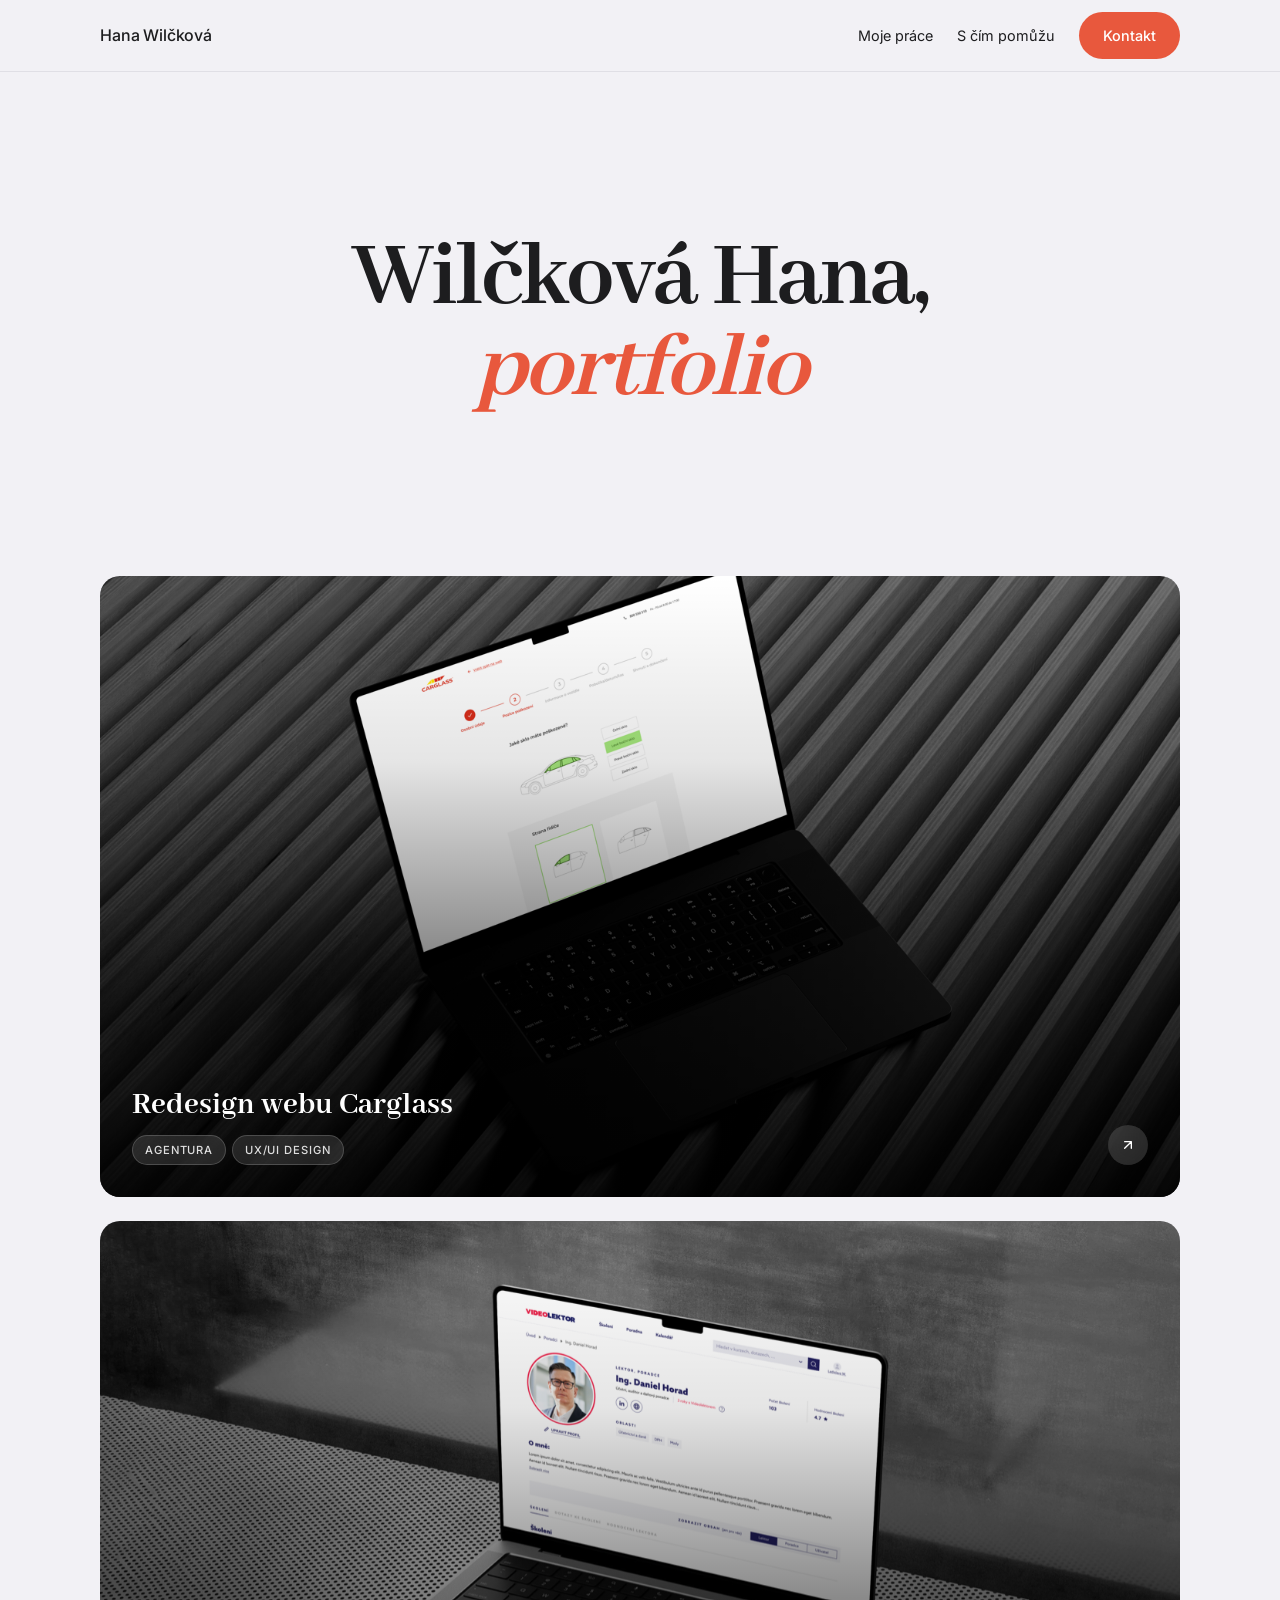
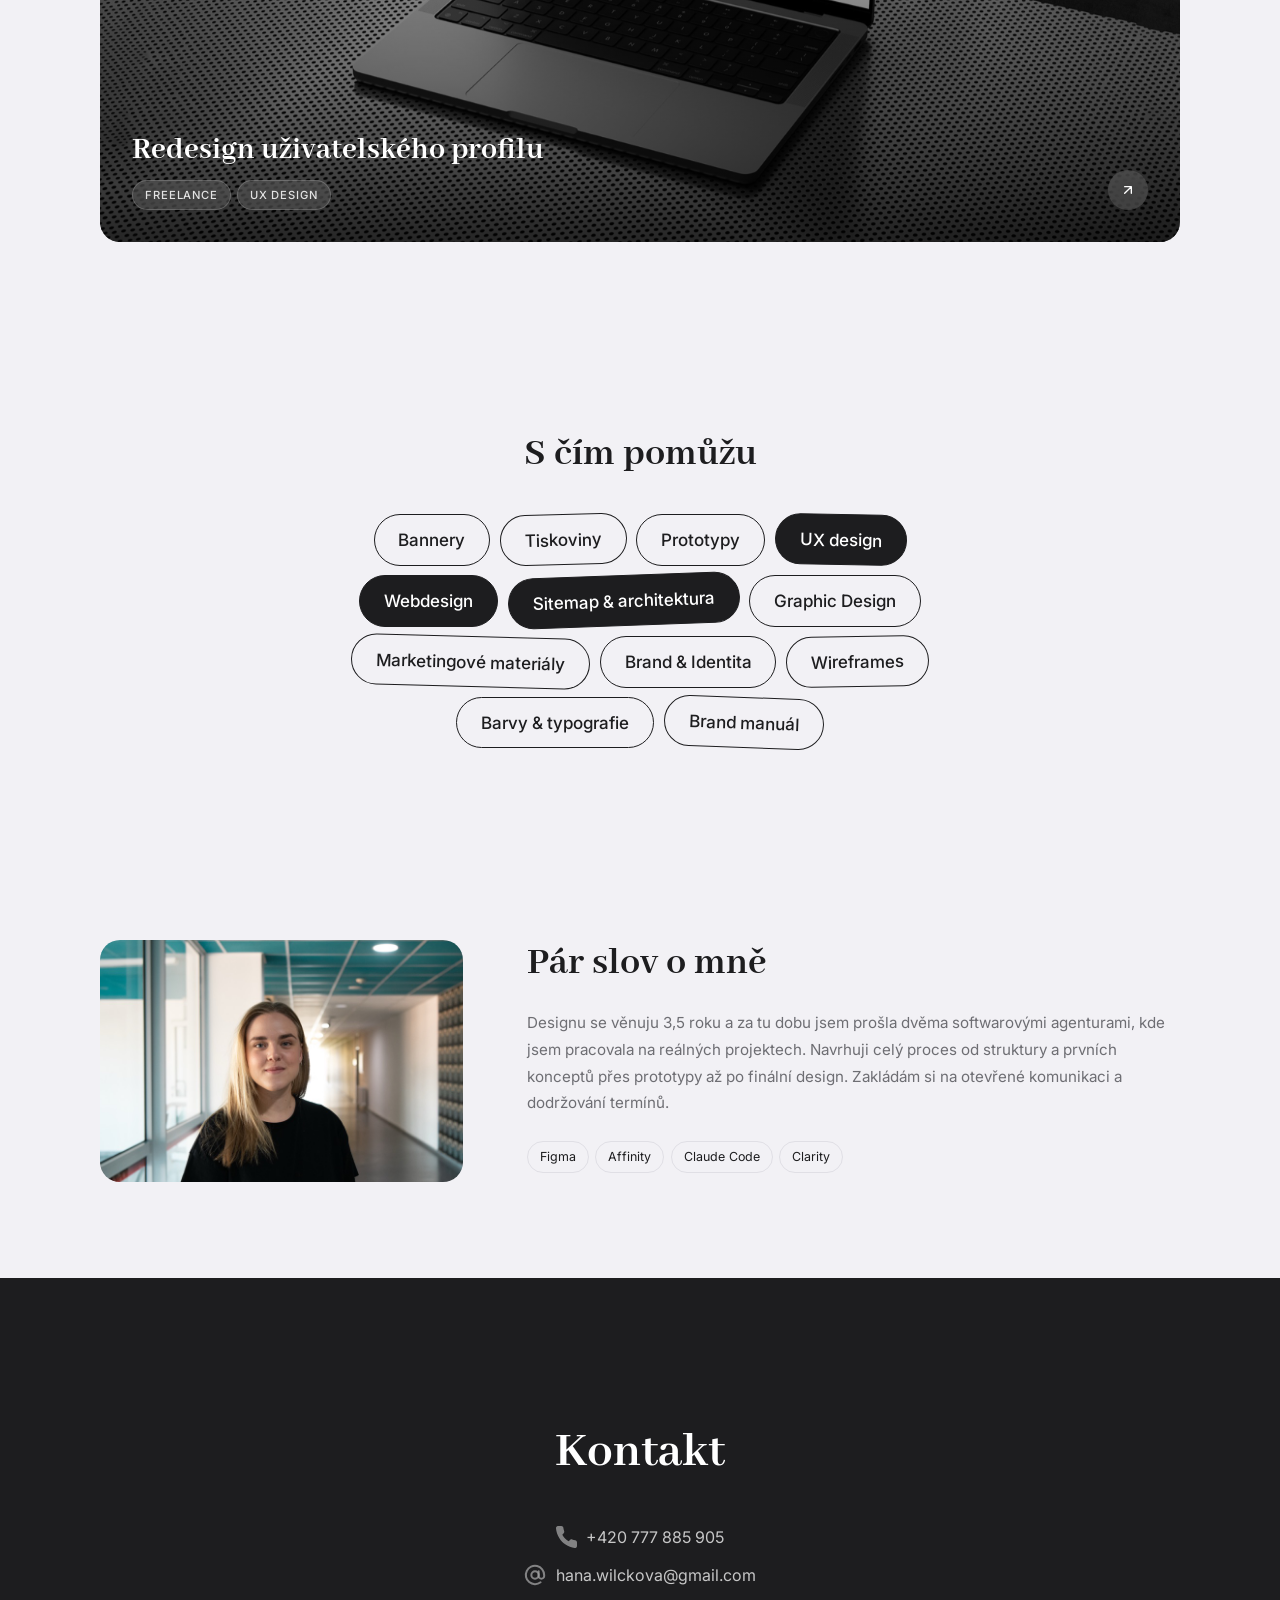
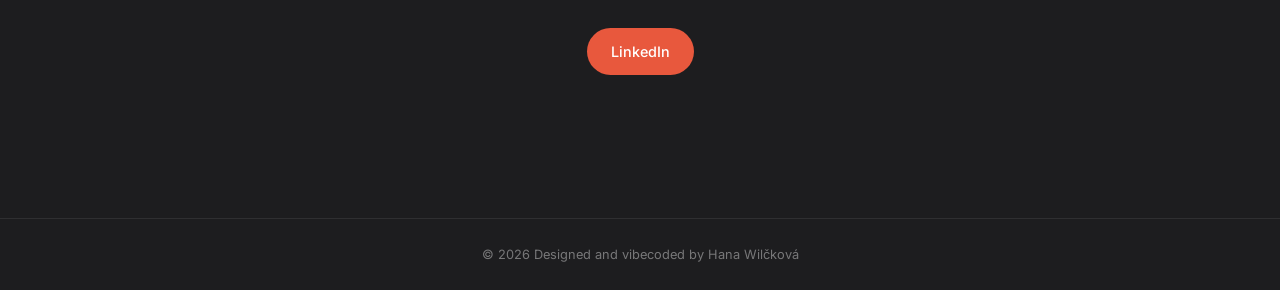
<file: index.html>
<!DOCTYPE html>
<html lang="cs">
<head>
  <meta charset="UTF-8" />
  <meta name="viewport" content="width=device-width, initial-scale=1.0" />
  <meta name="description" content="Hana Wilčková — UI/UX designérka s přesahem do grafiky a brandu. Propojuji strukturované myšlení, kreativitu a AI nástroje." />
  <title>Hana Wilčková — UI/UX designérka</title>
  <style>
/* =============================================
   FONTS
   ============================================= */
@font-face {
  font-family: 'Abhaya Libre';
  src: url('assets/fonts/AbhayaLibre-Regular.ttf') format('truetype');
  font-weight: 400;
  font-style: normal;
  font-display: swap;
}
@font-face {
  font-family: 'Abhaya Libre';
  src: url('assets/fonts/AbhayaLibre-Medium.ttf') format('truetype');
  font-weight: 500;
  font-style: normal;
  font-display: swap;
}
@font-face {
  font-family: 'Abhaya Libre';
  src: url('assets/fonts/AbhayaLibre-SemiBold.ttf') format('truetype');
  font-weight: 600;
  font-style: normal;
  font-display: swap;
}
@font-face {
  font-family: 'Abhaya Libre';
  src: url('assets/fonts/AbhayaLibre-Bold.ttf') format('truetype');
  font-weight: 700 800;
  font-style: normal;
  font-display: swap;
}
@font-face {
  font-family: 'Inter';
  src: url('assets/fonts/Inter-VariableFont_opsz,wght.ttf') format('truetype');
  font-weight: 100 900;
  font-style: normal;
  font-display: swap;
}

/* =============================================
   DESIGN TOKENS
   ============================================= */
:root {
  --color-bg: #F2F1F5;
  --color-primary: #F2F1F5;
  --color-accent: #E8583D;
  --color-text: #1D1D1F;
  --color-white: #FFFFFF;
  --color-footer: #1D1D1F;
  --color-muted: #6E6E73;
  --color-border: #E0DFE5;
  --color-card-bg: #FFFFFF;

  --font-serif: 'Abhaya Libre', Georgia, serif;
  --font-sans: 'Inter', -apple-system, BlinkMacSystemFont, 'Segoe UI', sans-serif;

  --space-xs: 0.5rem;
  --space-sm: 1rem;
  --space-md: 1.5rem;
  --space-lg: 2.5rem;
  --space-xl: 4rem;
  --space-2xl: 6rem;
  --space-3xl: 9rem;

  --radius-sm: 6px;
  --radius-md: 12px;
  --radius-lg: 20px;
  --radius-full: 9999px;

  --transition: 0.2s ease;

  --max-width: 1160px;
  --nav-height: 72px;
}

/* =============================================
   RESET & BASE
   ============================================= */
*, *::before, *::after {
  box-sizing: border-box;
  margin: 0;
  padding: 0;
}

html {
  scroll-behavior: smooth;
  scroll-padding-top: var(--nav-height);
}

body {
  font-family: var(--font-sans);
  font-weight: 400;
  font-size: 1rem;
  line-height: 1.65;
  color: var(--color-text);
  background-color: var(--color-bg);
  -webkit-font-smoothing: antialiased;
  -moz-osx-font-smoothing: grayscale;
}


img {
  display: block;
  max-width: 100%;
  height: auto;
}

a {
  color: inherit;
  text-decoration: none;
}

ul, ol {
  list-style: none;
}

/* =============================================
   TYPOGRAPHY
   ============================================= */
h1, h2, h3, h4 {
  font-family: var(--font-serif);
  font-weight: 700;
  line-height: 1.15;
  color: var(--color-text);
}

h1 { font-size: clamp(2.8rem, 6vw, 5.5rem); }
h2 { font-size: clamp(2rem, 4vw, 3.5rem); }
h3 { font-size: clamp(1.4rem, 2.5vw, 2rem); }
h4 { font-size: 1.2rem; font-weight: 600; }

p {
  color: var(--color-text);
  line-height: 1.7;
}

.text-muted {
  color: var(--color-muted);
  font-size: 0.9rem;
}

/* =============================================
   LAYOUT
   ============================================= */
.container {
  width: 100%;
  max-width: var(--max-width);
  margin: 0 auto;
  padding: 0 var(--space-lg);
}

section {
  padding: var(--space-2xl) 0;
}

/* =============================================
   BUTTONS
   ============================================= */
.btn {
  display: inline-flex;
  align-items: center;
  gap: 0.4rem;
  padding: 0.7rem 1.5rem;
  border-radius: var(--radius-full);
  font-family: var(--font-sans);
  font-size: 0.9rem;
  font-weight: 500;
  cursor: pointer;
  border: none;
  transition: background-color var(--transition), color var(--transition), transform var(--transition), box-shadow var(--transition);
  white-space: nowrap;
}

.btn-accent {
  background-color: var(--color-accent);
  color: var(--color-white);
}

.btn-accent:hover {
  background-color: #d44b31;
  transform: translateY(-1px);
  box-shadow: 0 4px 16px rgba(232, 88, 61, 0.3);
}

.btn-outline {
  background-color: transparent;
  color: var(--color-text);
  border: 1.5px solid var(--color-border);
}

.btn-outline:hover {
  border-color: var(--color-text);
}

.btn-ghost {
  background-color: transparent;
  color: var(--color-text);
  padding: 0.7rem 0;
}

.btn-ghost:hover {
  color: var(--color-accent);
}

.btn-large {
  padding: 1rem 2.5rem;
  font-size: 1.1rem;
}

.btn-nav {
  background-color: transparent;
  color: var(--color-text);
  border: 1.5px solid var(--color-text);
}

.btn-nav:hover {
  background-color: var(--color-accent);
  border-color: var(--color-accent);
  color: var(--color-white);
  transform: translateY(-1px);
  box-shadow: 0 4px 16px rgba(232, 88, 61, 0.3);
}

/* =============================================
   NAVIGATION
   ============================================= */
.nav {
  position: fixed;
  top: 0;
  left: 0;
  right: 0;
  z-index: 100;
  background-color: var(--color-bg);
  border-bottom: 1px solid var(--color-border);
  height: var(--nav-height);
  display: flex;
  align-items: center;
}

body {
  padding-top: var(--nav-height);
}

.nav__inner {
  display: flex;
  align-items: center;
  justify-content: space-between;
  width: 100%;
  max-width: var(--max-width);
  margin: 0 auto;
  padding: 0 var(--space-lg);
}

.nav__logo {
  font-family: var(--font-sans);
  font-weight: 500;
  font-size: 1rem;
  color: var(--color-text);
  letter-spacing: -0.01em;
  transition: color var(--transition);
  white-space: nowrap;
}

.nav__logo:hover {
  color: var(--color-accent);
}

.nav__links {
  display: flex;
  align-items: center;
  gap: var(--space-md);
  margin-left: auto;
  margin-right: var(--space-md);
}

.nav__link {
  font-family: var(--font-sans);
  font-size: 0.9rem;
  font-weight: 400;
  color: var(--color-text);
  transition: color var(--transition);
}

.nav__link:hover {
  color: var(--color-accent);
}

.nav__actions {
  display: flex;
  align-items: center;
  gap: var(--space-sm);
}

/* Burger button */
.nav__burger {
  display: none;
  flex-direction: column;
  justify-content: center;
  align-items: center;
  gap: 5px;
  width: 36px;
  height: 36px;
  background: none;
  border: none;
  cursor: pointer;
  padding: 0;
  flex-shrink: 0;
}

.nav__burger-line {
  display: block;
  width: 22px;
  height: 2px;
  background-color: var(--color-text);
  border-radius: 2px;
  transition: transform 0.2s ease, opacity 0.2s ease;
}

.nav__burger[aria-expanded="true"] .nav__burger-line:nth-child(1) {
  transform: translateY(7px) rotate(45deg);
}
.nav__burger[aria-expanded="true"] .nav__burger-line:nth-child(2) {
  opacity: 0;
}
.nav__burger[aria-expanded="true"] .nav__burger-line:nth-child(3) {
  transform: translateY(-7px) rotate(-45deg);
}

/* Mobile drawer */
.nav__drawer {
  display: none;
  position: fixed;
  top: var(--nav-height);
  left: 0;
  right: 0;
  height: calc(100dvh - var(--nav-height));
  background-color: var(--color-bg);
  padding: var(--space-md) var(--space-lg);
  flex-direction: column;
  gap: 0;
  z-index: 99;
  overflow-y: auto;
}

.nav__drawer.is-open {
  display: flex;
}

.nav__drawer-link {
  font-family: var(--font-sans);
  font-size: 1rem;
  font-weight: 400;
  color: var(--color-text);
  padding: 0.85rem 0;
  border-bottom: 1px solid var(--color-border);
  transition: color var(--transition);
}

.nav__drawer-link:last-child {
  border-bottom: none;
}

.nav__drawer-link:hover {
  color: var(--color-accent);
}

/* =============================================
   HERO
   ============================================= */
.hero {
  display: flex;
  flex-direction: column;
  justify-content: flex-start;
  padding-top: calc(var(--nav-height) + 10vh);
  padding-bottom: var(--space-2xl);
  position: relative;
  overflow: hidden;
}

.hero__scroll {
  position: absolute;
  bottom: 2.5rem;
  left: 50%;
  transform: translateX(-50%);
  display: flex;
  flex-direction: column;
  align-items: center;
  gap: 0.5rem;
  color: var(--color-muted);
  font-size: 0.75rem;
  letter-spacing: 0.08em;
  text-transform: uppercase;
  animation: scrollBounce 2s ease-in-out infinite;
}

.hero__scroll svg {
  width: 18px;
  height: 18px;
  stroke: var(--color-muted);
}

@keyframes scrollBounce {
  0%, 100% { transform: translateX(-50%) translateY(0); }
  50% { transform: translateX(-50%) translateY(6px); }
}

.hero__intro {
  display: flex;
  align-items: center;
  gap: var(--space-md);
  margin-bottom: var(--space-lg);
}

.hero__avatar-wrap {
  flex-shrink: 0;
  width: 68px;
  height: 68px;
  border-radius: var(--radius-full);
  background-color: var(--color-text);
  overflow: hidden;
  display: flex;
  align-items: center;
  justify-content: center;
}

.hero__avatar {
  width: 100%;
  height: 100%;
  object-fit: cover;
  border-radius: var(--radius-full);
}

.hero__avatar-placeholder {
  width: 100%;
  height: 100%;
  display: flex;
  align-items: center;
  justify-content: center;
}

.hero__avatar-placeholder svg {
  width: 32px;
  height: 32px;
  stroke: rgba(255,255,255,0.5);
}

.hero__intro-text {
  display: flex;
  flex-direction: column;
  gap: 0.15rem;
}

.hero__name {
  font-family: var(--font-sans);
  font-size: 0.95rem;
  font-weight: 500;
  color: var(--color-text);
}

.hero__role {
  font-size: 0.85rem;
  color: var(--color-muted);
}

.hero__title {
  font-size: clamp(3.2rem, 7.5vw, 6.5rem);
  letter-spacing: -0.03em;
  line-height: 0.95;
  margin-bottom: var(--space-lg);
  text-align: center;
  max-width: 900px;
  margin-left: auto;
  margin-right: auto;
}

.hero__title-accent {
  color: var(--color-accent);
  font-style: italic;
}

.hero__subtitle {
  font-size: 1.05rem;
  color: var(--color-muted);
  max-width: 520px;
  line-height: 1.75;
  margin-bottom: var(--space-lg);
}

.hero__actions {
  display: flex;
  align-items: center;
  gap: var(--space-md);
}

/* =============================================
   PROJECTS SECTION
   ============================================= */
.projects {
  padding: var(--space-md) 0 var(--space-2xl);
  scroll-margin-top: var(--nav-height);
}

.section-header {
  display: flex;
  align-items: baseline;
  justify-content: space-between;
  margin-bottom: var(--space-lg);
}

.section-label {
  font-family: var(--font-sans);
  font-size: 0.8rem;
  font-weight: 500;
  text-transform: uppercase;
  letter-spacing: 0.1em;
  color: var(--color-muted);
  margin-bottom: var(--space-xs);
}

.projects__grid {
  display: grid;
  grid-template-columns: 1fr;
  gap: var(--space-md);
}

/* =============================================
   PROJECT CARD
   ============================================= */
.card {
  border-radius: var(--radius-lg);
  overflow: hidden;
  position: relative;
  display: block;
  cursor: pointer;
  text-decoration: none;
  aspect-ratio: 40 / 23;
  background-color: var(--color-border);
}

.card__image {
  position: absolute;
  inset: 0;
  width: 100%;
  height: 100%;
}

.card__image img {
  width: 100%;
  height: 100%;
  object-fit: cover;
  transition: transform 0.5s ease;
}

.card:hover .card__image img {
  transform: scale(1.05);
}

.card__image-placeholder {
  width: 100%;
  height: 100%;
  display: flex;
  align-items: center;
  justify-content: center;
  font-family: var(--font-sans);
  font-size: 0.85rem;
  color: rgba(255,255,255,0.7);
  padding: var(--space-sm);
  text-align: center;
}

/* Gradient overlay + text */
.card__overlay {
  position: absolute;
  inset: 0;
  background: linear-gradient(to top, rgba(0,0,0,0.85) 0%, rgba(0,0,0,0.45) 40%, rgba(0,0,0,0.10) 70%, transparent 100%);
  display: flex;
  flex-direction: column;
  justify-content: flex-end;
  padding: 2rem;
  transition: background 0.4s ease;
}

.card:hover .card__overlay {
  background: linear-gradient(to top, rgba(0,0,0,0.82) 0%, rgba(0,0,0,0.25) 55%, transparent 100%);
}

.card__header {
  display: flex;
  align-items: flex-end;
  justify-content: space-between;
  gap: var(--space-sm);
}

.card__header-left {
  display: flex;
  flex-direction: column;
  gap: 0.3rem;
}

.card__tags {
  display: flex;
  flex-wrap: wrap;
  gap: 0.35rem;
  margin-top: 0.4rem;
}

.card__tag {
  display: inline-block;
  font-size: 0.7rem;
  font-weight: 500;
  text-transform: uppercase;
  letter-spacing: 0.08em;
  color: rgba(255,255,255,0.85);
  background: rgba(255,255,255,0.12);
  backdrop-filter: blur(10px);
  -webkit-backdrop-filter: blur(10px);
  border: 1px solid rgba(255,255,255,0.18);
  border-radius: var(--radius-full);
  padding: 0.3rem 0.75rem;
}

.card__title {
  font-family: var(--font-serif);
  font-size: clamp(1.4rem, 4vw, 2rem);
  font-weight: 700;
  color: var(--color-white);
  line-height: 1.2;
}

/* Arrow button */
.card__arrow {
  width: 2.5rem;
  height: 2.5rem;
  border-radius: var(--radius-full);
  background-color: rgba(255,255,255,0.15);
  backdrop-filter: blur(8px);
  -webkit-backdrop-filter: blur(8px);
  display: flex;
  align-items: center;
  justify-content: center;
  flex-shrink: 0;
  transition: background-color var(--transition), transform var(--transition);
}

.card:hover .card__arrow {
  background-color: var(--color-accent);
  transform: translate(2px, -2px);
}

.card__arrow svg {
  width: 1rem;
  height: 1rem;
  stroke: var(--color-white);
}

/* Placeholder card */
.card--placeholder {
  cursor: default;
  background-color: var(--color-bg);
  border: 1.5px dashed var(--color-border);
}

.card--placeholder:hover .card__image img {
  transform: none;
}

.card--placeholder .card__overlay {
  background: none;
}

.card--placeholder .card__title {
  color: var(--color-muted);
}

.card--placeholder .card__tag {
  color: var(--color-accent);
}

.card--placeholder .card__image-placeholder {
  background: transparent;
  color: var(--color-muted);
  font-size: 1.5rem;
}

/* =============================================
   SERVICES SECTION
   ============================================= */
.services {
  padding: var(--space-2xl) 0;
}

.services__inner {
  display: flex;
  flex-direction: column;
  align-items: center;
  gap: var(--space-lg);
}

.services__heading {
  font-family: var(--font-serif);
  font-size: clamp(1.8rem, 6vw, 2.5rem);
  font-weight: 700;
  line-height: 1;
  color: var(--color-text);
  text-align: center;
}

.services__cloud {
  display: flex;
  flex-wrap: wrap;
  justify-content: center;
  gap: clamp(0.35rem, 1.2vw, 0.6rem);
  max-width: 680px;
}

.services__pill {
  display: inline-block;
  padding: 0.62em 1.4em;
  border: 1.5px solid var(--color-text);
  border-radius: var(--radius-full);
  font-size: clamp(0.75rem, 3.2vw, 1.067rem);
  font-weight: 500;
  color: var(--color-text);
  white-space: nowrap;
}

.services__pill--accent {
  background-color: var(--color-text);
  border-color: var(--color-text);
  color: var(--color-white);
}

/* Subtle rotations for scattered feel */
.services__pill:nth-child(2)  { transform: rotate(-1.5deg); }
.services__pill:nth-child(4)  { transform: rotate(1deg); }
.services__pill:nth-child(6)  { transform: rotate(-2deg); }
.services__pill:nth-child(8)  { transform: rotate(1.5deg); }
.services__pill:nth-child(10) { transform: rotate(-1deg); }
.services__pill:nth-child(12) { transform: rotate(2deg); }

/* =============================================
   ABOUT SECTION
   ============================================= */
.about {
  padding: var(--space-2xl) 0;
}

.about__inner {
  display: grid;
  grid-template-columns: 1fr 2fr;
  gap: var(--space-xl);
  align-items: start;
}

.about__inner {
  display: grid;
  grid-template-columns: 1fr 1.8fr;
  gap: var(--space-xl);
  align-items: stretch;
}

.about__photo {
  border-radius: var(--radius-lg);
  overflow: hidden;
}

.about__photo img {
  width: 100%;
  height: 100%;
  object-fit: cover;
  object-position: 42% 0%;
  transform: scale(1.6) translateY(-15%);
  transform-origin: 42% 0%;
}

.about__content {
  display: flex;
  flex-direction: column;
  gap: var(--space-md);
}

.about__title {
  font-family: var(--font-serif);
  font-size: clamp(1.8rem, 6vw, 2.5rem);
  font-weight: 700;
  color: var(--color-text);
}

.about__quote {
  font-family: var(--font-serif);
  font-size: 1.75rem;
  font-weight: 700;
  line-height: 1.2;
  color: var(--color-text);
}

.about__quote em {
  color: var(--color-accent);
  font-style: normal;
}

.about__subtext {
  font-size: 0.95rem;
  color: var(--color-muted);
  line-height: 1.75;
}

.about__tools-list {
  display: flex;
  flex-wrap: wrap;
  gap: 0.4rem;
}

.about__tool {
  padding: 0.3rem 0.75rem;
  border: 1px solid var(--color-border);
  border-radius: var(--radius-full);
  font-size: 0.78rem;
  color: var(--color-text);
}

/* =============================================
   FOOTER
   ============================================= */
.footer {
  background-color: var(--color-footer);
  color: var(--color-white);
}

.footer__main {
  min-height: 60vh;
  display: flex;
  align-items: center;
  padding: var(--space-2xl) 0;
}

.footer__bar {
  min-height: 72px;
  display: flex;
  align-items: center;
  justify-content: center;
  border-top: 1px solid rgba(255,255,255,0.08);
}

.footer__bar .container {
  width: 100%;
  text-align: center;
}

.footer__inner {
  display: flex;
  flex-direction: column;
  align-items: center;
  text-align: center;
  gap: var(--space-xl);
  width: 100%;
}

.footer__cta-label {
  font-size: 0.8rem;
  font-weight: 500;
  text-transform: uppercase;
  letter-spacing: 0.1em;
  color: rgba(255,255,255,0.4);
  margin-bottom: var(--space-sm);
}

.footer__headline {
  font-family: var(--font-serif);
  font-size: clamp(2rem, 4vw, 3.5rem);
  color: var(--color-white);
  line-height: 1.2;
  margin-bottom: var(--space-lg);
}

.footer__contacts {
  display: flex;
  flex-direction: column;
  align-items: center;
  gap: 0.75rem;
  margin-bottom: var(--space-lg);
}

.footer__contact-item {
  display: inline-flex;
  align-items: center;
  gap: 0.6rem;
  color: rgba(255,255,255,0.75);
  font-size: 1rem;
  text-decoration: none;
  transition: color var(--transition);
}

.footer__contact-item:hover {
  color: var(--color-white);
}

.footer__contact-item svg {
  flex-shrink: 0;
  opacity: 0.6;
}


.footer__copy {
  font-size: 0.8rem;
  color: rgba(255,255,255,0.4);
  text-align: center;
}

.footer__social {
  display: flex;
  gap: var(--space-md);
}

.footer__social-link {
  font-size: 0.8rem;
  color: rgba(255,255,255,0.4);
  transition: color var(--transition);
}

.footer__social-link:hover {
  color: var(--color-white);
}

/* =============================================
   CASE STUDY PAGES
   ============================================= */

/* Case Study Hero */
.case-hero {
  padding: var(--space-2xl) 0 var(--space-xl);
  border-bottom: 1px solid var(--color-border);
}

.case-hero__breadcrumb {
  font-size: 0.85rem;
  color: var(--color-muted);
  margin-bottom: var(--space-lg);
  display: flex;
  align-items: center;
  gap: 0.4rem;
}

.case-hero__breadcrumb a {
  color: var(--color-muted);
  transition: color var(--transition);
}

.case-hero__breadcrumb a:hover {
  color: var(--color-text);
}

.case-hero__label {
  font-size: 0.8rem;
  font-weight: 500;
  text-transform: uppercase;
  letter-spacing: 0.1em;
  color: var(--color-accent);
  margin-bottom: var(--space-sm);
}

.case-hero__title {
  margin-bottom: var(--space-lg);
  max-width: 800px;
}

.case-hero__meta {
  display: flex;
  flex-wrap: wrap;
  gap: var(--space-lg);
}

.case-hero__meta-item {
  display: flex;
  flex-direction: column;
  gap: 0.2rem;
}

.case-hero__meta-label {
  font-size: 0.75rem;
  font-weight: 500;
  text-transform: uppercase;
  letter-spacing: 0.08em;
  color: var(--color-muted);
}

.case-hero__meta-value {
  font-size: 0.95rem;
  font-weight: 500;
  color: var(--color-text);
}

/* Case Study Cover Image */
.case-cover {
  padding: var(--space-xl) 0;
}

.case-cover__image {
  width: 100%;
  border-radius: var(--radius-lg);
  overflow: hidden;
  aspect-ratio: 16 / 7;
  background-color: var(--color-border);
  position: relative;
}

.case-cover__image img {
  width: 100%;
  height: 100%;
  object-fit: cover;
}

.case-cover__placeholder {
  width: 100%;
  height: 100%;
  display: flex;
  align-items: center;
  justify-content: center;
  font-family: var(--font-sans);
  font-size: 0.9rem;
  color: var(--color-white);
}

/* Case Study Content */
.case-content {
  padding: 0 0 var(--space-2xl);
}

.case-section {
  padding: var(--space-xl) 0;
  border-top: 1px solid var(--color-border);
}

.case-section__inner {
  display: grid;
  grid-template-columns: 200px 1fr;
  gap: var(--space-xl);
  align-items: start;
}

.case-section__num {
  font-family: var(--font-sans);
  font-size: 0.75rem;
  font-weight: 500;
  text-transform: uppercase;
  letter-spacing: 0.1em;
  color: var(--color-muted);
  padding-top: 0.5rem;
}

.case-section__num strong {
  font-size: 1.5rem;
  font-weight: 700;
  font-family: var(--font-serif);
  color: var(--color-text);
  display: block;
  line-height: 1;
  margin-bottom: 0.25rem;
}

.case-section__title {
  font-family: var(--font-serif);
  font-size: clamp(1.5rem, 2.5vw, 2rem);
  margin-bottom: var(--space-md);
}

.case-section__body {
  font-size: 1.05rem;
  line-height: 1.8;
  color: var(--color-text);
}

.case-section__body p {
  margin-bottom: var(--space-sm);
}

.case-section__body p:last-child {
  margin-bottom: 0;
}

/* Numbered process steps */
.process-steps {
  display: flex;
  flex-direction: column;
  gap: var(--space-md);
  margin-top: var(--space-md);
}

.process-step {
  display: flex;
  gap: var(--space-md);
  align-items: flex-start;
}

.process-step__num {
  flex-shrink: 0;
  width: 36px;
  height: 36px;
  border-radius: var(--radius-full);
  background-color: var(--color-accent);
  color: var(--color-white);
  display: flex;
  align-items: center;
  justify-content: center;
  font-size: 0.8rem;
  font-weight: 600;
  font-family: var(--font-sans);
  margin-top: 0.1rem;
}

.process-step__content {
  flex: 1;
}

.process-step__title {
  font-weight: 500;
  color: var(--color-text);
  margin-bottom: 0.2rem;
}

.process-step__desc {
  font-size: 0.875rem;
  color: var(--color-muted);
}

/* Callout / highlight block */
.callout {
  background-color: var(--color-white);
  border-left: 3px solid var(--color-accent);
  border-radius: 0 var(--radius-md) var(--radius-md) 0;
  padding: var(--space-md);
  margin: var(--space-md) 0;
}

.callout p {
  font-size: 0.975rem;
  color: var(--color-text);
}

/* Image placeholder in case study */
.case-image {
  width: 100%;
  border-radius: var(--radius-md);
  overflow: hidden;
  margin: var(--space-md) 0;
}

.case-image__placeholder {
  width: 100%;
  aspect-ratio: 16 / 8;
  display: flex;
  flex-direction: column;
  align-items: center;
  justify-content: center;
  gap: 0.5rem;
  font-family: var(--font-sans);
  font-size: 0.85rem;
  color: rgba(255,255,255,0.85);
}

.case-image__caption {
  font-size: 0.8rem;
  color: var(--color-muted);
  text-align: center;
  margin-top: 0.5rem;
  font-style: italic;
}

/* Back button */
.case-back {
  padding: var(--space-xl) 0 var(--space-2xl);
  border-top: 1px solid var(--color-border);
  display: flex;
  align-items: center;
  justify-content: space-between;
}

.btn-back {
  display: inline-flex;
  align-items: center;
  gap: 0.5rem;
  font-size: 0.9rem;
  font-weight: 500;
  color: var(--color-text);
  transition: color var(--transition), gap var(--transition);
}

.btn-back:hover {
  color: var(--color-accent);
  gap: 0.75rem;
}

/* =============================================
   DIVIDERS & UTILS
   ============================================= */
.divider {
  width: 100%;
  height: 1px;
  background-color: var(--color-border);
}

.visually-hidden {
  position: absolute;
  width: 1px;
  height: 1px;
  padding: 0;
  margin: -1px;
  overflow: hidden;
  clip: rect(0, 0, 0, 0);
  white-space: nowrap;
  border: 0;
}

/* =============================================
   RESPONSIVE
   ============================================= */
@media (max-width: 900px) {
  .projects__grid {
    grid-template-columns: 1fr;
    gap: var(--space-md);
  }

  .about__inner {
    grid-template-columns: 1fr;
    gap: var(--space-lg);
  }

  .case-section__inner {
    grid-template-columns: 1fr;
    gap: var(--space-sm);
  }

  .case-section__num {
    display: flex;
    align-items: center;
    gap: var(--space-sm);
    padding-top: 0;
  }

  .case-section__num strong {
    display: inline;
    margin-bottom: 0;
  }
}

@media (max-width: 768px) {
  :root {
    --space-xl: 3rem;
    --space-2xl: 4rem;
    --space-3xl: 5rem;
  }

  .container {
    padding: 0 var(--space-sm);
  }

  .nav__inner {
    padding: 0 var(--space-sm);
  }

  .hero {
    padding: var(--space-xl) 0 var(--space-lg);
  }

  .hero__title {
    font-size: clamp(2.6rem, 9vw, 4rem);
  }

  .hero__actions {
    flex-direction: column;
    align-items: flex-start;
    gap: var(--space-sm);
  }

  .section-header {
    flex-direction: column;
    gap: var(--space-xs);
  }

  .case-hero__meta {
    gap: var(--space-md);
  }

  .footer__bottom {
    flex-direction: column;
    align-items: center;
    text-align: center;
  }
}

@media (max-width: 480px) {
  h1 { font-size: 2.4rem; }
  h2 { font-size: 1.8rem; }

  .hero__subtitle {
    font-size: 1rem;
  }
}

@media (max-width: 425px) {
  .nav__links {
    display: none;
  }

  .nav__burger {
    display: flex;
  }

  .nav__inner {
    padding: 0 var(--space-sm);
  }

  .nav__drawer {
    padding: 0 var(--space-sm);
  }

  .card__overlay {
    padding: 1.25rem;
  }

  .card__tag {
    font-size: 0.65rem;
    padding: 0.25rem 0.6rem;
  }
}


/* =============================================
   ANIMACE
   ============================================= */

/* Nav blur při scrollu */
.nav--scrolled {
  background-color: rgba(242, 241, 245, 0.85);
  backdrop-filter: blur(12px);
  -webkit-backdrop-filter: blur(12px);
  box-shadow: 0 1px 0 rgba(0,0,0,0.06);
}

/* Fade-in při scrollu */
.anim-hidden {
  opacity: 0;
  transform: translateY(24px);
  transition: opacity 0.6s ease, transform 0.6s ease;
}
.anim-visible {
  opacity: 1;
  transform: translateY(0);
}

</style>
</head>
<body>

  <!-- ===================== NAVIGATION ===================== -->
  <header>
    <nav class="nav" aria-label="Hlavní navigace">
      <div class="nav__inner">
        <a href="index.html" class="nav__logo">Hana Wilčková</a>
        <div class="nav__links">
          <a href="#projekty" class="nav__link">Moje práce</a>
          <a href="#sluzby" class="nav__link">S čím pomůžu</a>
        </div>
        <div class="nav__actions">
          <a href="#kontakt" class="btn btn-accent">Kontakt</a>
          <button class="nav__burger" aria-label="Otevřít menu" aria-expanded="false">
            <span class="nav__burger-line"></span>
            <span class="nav__burger-line"></span>
            <span class="nav__burger-line"></span>
          </button>
        </div>
      </div>
      <div class="nav__drawer" id="navDrawer">
        <a href="#projekty" class="nav__drawer-link">Moje práce</a>
        <a href="#sluzby" class="nav__drawer-link">S čím pomůžu</a>
      </div>
    </nav>
  </header>

  <main>

    <!-- ===================== HERO ===================== -->
    <section class="hero">
      <div class="container">


        <!-- Velký display nadpis -->
        <h1 class="hero__title">
          Wilčková Hana,<br>
          <span class="hero__title-accent">portfolio</span>
        </h1>


      </div>


    </section>

    <!-- ===================== PROJECTS ===================== -->
    <section class="projects" id="projekty">
      <div class="container">

        <div class="projects__grid">

          <!-- Card 1 – Carglass -->
          <a href="carglass.html" class="card" aria-label="Přejít na case study Carglass">
            <div class="card__image">
              <img
                src="assets/images/carglass-preview.png"
                alt="Náhled projektu Carglass"
                onerror="this.style.display='none'; this.nextElementSibling.style.display='flex';"
              />
              <div class="card__image-placeholder" style="display:none; background: linear-gradient(135deg, #2C2C54 0%, #474787 100%);">
                Carglass · preview image
              </div>
            </div>
            <div class="card__overlay">
              <div class="card__header">
                <div class="card__header-left">
                  <h3 class="card__title">Redesign webu Carglass</h3>
                  <div class="card__tags">
                    <span class="card__tag">Agentura</span>
                    <span class="card__tag">UX/UI design</span>
                  </div>
                </div>
                <div class="card__arrow">
                  <svg fill="none" viewBox="0 0 24 24" stroke-width="2" stroke-linecap="round" stroke-linejoin="round"><path d="M7 17L17 7M17 7H7M17 7v10"/></svg>
                </div>
              </div>
            </div>
          </a>

          <!-- Card 2 – Videolektor -->
          <a href="videolektor.html" class="card" aria-label="Přejít na case study Videolektor">
            <div class="card__image">
              <img
                src="assets/images/videolektor-preview.png"
                alt="Náhled projektu Videolektor"
                onerror="this.style.display='none'; this.nextElementSibling.style.display='flex';"
              />
              <div class="card__image-placeholder" style="display:none; background: linear-gradient(135deg, #1a1a2e 0%, #0f3460 100%);">
                Videolektor · preview image
              </div>
            </div>
            <div class="card__overlay">
              <div class="card__header">
                <div class="card__header-left">
                  <h3 class="card__title">Redesign uživatelského profilu</h3>
                  <div class="card__tags">
                    <span class="card__tag">Freelance</span>
                    <span class="card__tag">UX design</span>
                  </div>
                </div>
                <div class="card__arrow">
                  <svg fill="none" viewBox="0 0 24 24" stroke-width="2" stroke-linecap="round" stroke-linejoin="round"><path d="M7 17L17 7M17 7H7M17 7v10"/></svg>
                </div>
              </div>
            </div>
          </a>


        </div>
      </div>
    </section>

    <!-- ===================== SERVICES ===================== -->
    <section class="services" id="sluzby">
      <div class="container">

        <div class="services__inner">

          <h2 class="services__heading">S čím pomůžu</h2>

          <div class="services__cloud">
            <span class="services__pill">Bannery</span>
            <span class="services__pill">Tiskoviny</span>
            <span class="services__pill">Prototypy</span>
            <span class="services__pill services__pill--accent">UX design</span>
            <span class="services__pill services__pill--accent">Webdesign</span>
            <span class="services__pill services__pill--accent">Sitemap & architektura</span>
            <span class="services__pill">Graphic Design</span>
            <span class="services__pill">Marketingové materiály</span>
            <span class="services__pill">Brand & Identita</span>
            <span class="services__pill">Wireframes</span>
            <span class="services__pill">Barvy & typografie</span>
            <span class="services__pill">Brand manuál</span>
          </div>

        </div>
      </div>
    </section>

    <!-- ===================== ABOUT ===================== -->
    <section class="about" id="o-mne">
      <div class="container">
        <div class="about__inner">

          <!-- Foto -->
          <div class="about__photo">
            <img
              src="assets/images/foto-hana.jpg"
              alt="Hana Wilčková"
              onerror="this.style.display='none';"
            />
          </div>

          <!-- Text -->
          <div class="about__content">
            <h2 class="about__title">Pár slov o mně</h2>
            <p class="about__subtext">
              Designu se věnuju 3,5 roku a za tu dobu jsem prošla dvěma softwarovými
              agenturami, kde jsem pracovala na reálných projektech. Navrhuji celý proces
              od struktury a prvních konceptů přes prototypy až po finální design.
              Zakládám si na otevřené komunikaci a dodržování termínů.
            </p>
            <div class="about__tools-list">
              <span class="about__tool">Figma</span>
              <span class="about__tool">Affinity</span>
              <span class="about__tool">Claude Code</span>
              <span class="about__tool">Clarity</span>
            </div>
          </div>

        </div>
      </div>
    </section>

  </main>

  <!-- ===================== FOOTER ===================== -->
  <footer class="footer" id="kontakt">
    <div class="footer__main">
      <div class="container">
        <div class="footer__inner">
          <div>
            <h2 class="footer__headline">Kontakt</h2>
            <div class="footer__contacts">
              <a href="tel:+420777885905" class="footer__contact-item">
                <svg width="21" height="22" viewBox="0 0 21 22" fill="none" xmlns="http://www.w3.org/2000/svg" aria-hidden="true"><path d="M20.9993 16.4712V19.7831C21.0005 20.0906 20.9403 20.3949 20.8225 20.6766C20.7047 20.9583 20.5319 21.2112 20.3152 21.419C20.0985 21.6269 19.8427 21.7851 19.5642 21.8836C19.2856 21.9821 18.9904 22.0187 18.6975 21.991C15.4484 21.6219 12.3275 20.4611 9.58535 18.6019C7.03418 16.9069 4.87123 14.6455 3.2501 11.9781C1.46565 9.09809 0.355154 5.81909 0.00857022 2.40674C-0.0178155 2.10146 0.0168851 1.79378 0.110463 1.50329C0.20404 1.2128 0.354444 0.94586 0.552098 0.719472C0.749753 0.493085 0.990327 0.312208 1.2585 0.188357C1.52668 0.0645062 1.81659 0.000395695 2.10976 0.000107032H5.27738C5.78981 -0.00516598 6.28658 0.184556 6.67511 0.533909C7.06364 0.883262 7.31741 1.36841 7.38913 1.89892C7.52283 2.9588 7.77078 3.99946 8.12824 5.00106C8.2703 5.39619 8.30105 5.82562 8.21684 6.23847C8.13263 6.65131 7.93699 7.03026 7.6531 7.33042L6.31214 8.73245C7.81524 11.4963 10.004 13.7847 12.6474 15.3562L13.9883 13.9542C14.2754 13.6574 14.6379 13.4528 15.0327 13.3648C15.4276 13.2767 15.8383 13.3089 16.2162 13.4574C17.1742 13.8312 18.1695 14.0904 19.1832 14.2302C19.6962 14.3058 20.1646 14.576 20.4994 14.9892C20.8343 15.4024 21.0122 15.9298 20.9993 16.4712Z" fill="currentColor"/></svg>
                +420 777 885 905
              </a>
              <a href="mailto:hana.wilckova@gmail.com" class="footer__contact-item">
                <svg width="22" height="22" viewBox="0 0 22 22" fill="none" xmlns="http://www.w3.org/2000/svg" aria-hidden="true"><path d="M11.0007 14.6663C13.0257 14.6663 14.6673 13.0247 14.6673 10.9997C14.6673 8.97463 13.0257 7.33301 11.0007 7.33301C8.97561 7.33301 7.33398 8.97463 7.33398 10.9997C7.33398 13.0247 8.97561 14.6663 11.0007 14.6663Z" stroke="currentColor" stroke-width="2" stroke-linecap="round" stroke-linejoin="round"/><path d="M14.6673 7.33342V11.9167C14.6673 12.6461 14.9571 13.3456 15.4728 13.8613C15.9885 14.377 16.688 14.6667 17.4173 14.6667C18.1467 14.6667 18.8461 14.377 19.3619 13.8613C19.8776 13.3456 20.1673 12.6461 20.1673 11.9167V11.0001C20.1672 8.93119 19.4672 6.92319 18.1812 5.30257C16.8951 3.68195 15.0987 2.54404 13.0839 2.07385C11.0692 1.60367 8.9546 1.82887 7.08406 2.71284C5.21352 3.5968 3.69702 5.08754 2.78115 6.94266C1.86527 8.79778 1.60388 10.9082 2.03948 12.9307C2.47508 14.9532 3.58205 16.7689 5.1804 18.0825C6.77875 19.3961 8.77447 20.1304 10.8431 20.166C12.9116 20.2015 14.9314 19.5363 16.574 18.2784" stroke="currentColor" stroke-width="2" stroke-linecap="round" stroke-linejoin="round"/></svg>
                hana.wilckova@gmail.com
              </a>
            </div>
            <a href="https://www.linkedin.com/in/hana-wil%C4%8Dkov%C3%A1-b87b41229/" target="_blank" rel="noopener" class="btn btn-accent">
              LinkedIn
            </a>
          </div>
        </div>
      </div>
    </div>
    <div class="footer__bar">
      <div class="container">
        <p class="footer__copy">© 2026 Designed and vibecoded by Hana Wilčková</p>
      </div>
    </div>
  </footer>


<script>
  /* ── 1. NAV BLUR při scrollu ── */
  const nav = document.querySelector('.nav');
  window.addEventListener('scroll', () => {
    nav.classList.toggle('nav--scrolled', window.scrollY > 40);
  }, { passive: true });

  /* ── 2. BURGER MENU ── */
  const navBurger = document.querySelector('.nav__burger');
  const navDrawer = document.getElementById('navDrawer');
  if (navBurger && navDrawer) {
    navBurger.addEventListener('click', () => {
      const isOpen = navDrawer.classList.toggle('is-open');
      navBurger.setAttribute('aria-expanded', String(isOpen));
    });
    navDrawer.querySelectorAll('a').forEach(link => {
      link.addEventListener('click', () => {
        navDrawer.classList.remove('is-open');
        navBurger.setAttribute('aria-expanded', 'false');
      });
    });
  }

  /* ── 2. SCROLL FADE-IN (IntersectionObserver) ── */
  const fadeEls = document.querySelectorAll(
    '.hero__intro, .hero__title, .hero__actions, .card, .about__photo, .about__content, .footer__headline, .footer__contacts, .btn-footer'
  );
  fadeEls.forEach((el, i) => {
    el.classList.add('anim-hidden');
    // karty se zpožďují postupně
    if (el.classList.contains('card')) {
      el.style.transitionDelay = (i % 3) * 0.08 + 's';
    }
  });

  const observer = new IntersectionObserver((entries) => {
    entries.forEach(entry => {
      if (entry.isIntersecting) {
        entry.target.classList.add('anim-visible');
        observer.unobserve(entry.target);
      }
    });
  }, { threshold: 0.1, rootMargin: '0px 0px -40px 0px' });

  fadeEls.forEach(el => observer.observe(el));

  /* ── 3. HERO stagger při načtení ── */
  const heroEls = [
    document.querySelector('.hero__intro'),
    document.querySelector('.hero__title'),
    document.querySelector('.hero__actions'),
  ];
  heroEls.forEach((el, i) => {
    if (!el) return;
    el.style.animationDelay = (i * 0.15) + 's';
  });
</script>

</body>
</html>
</file>
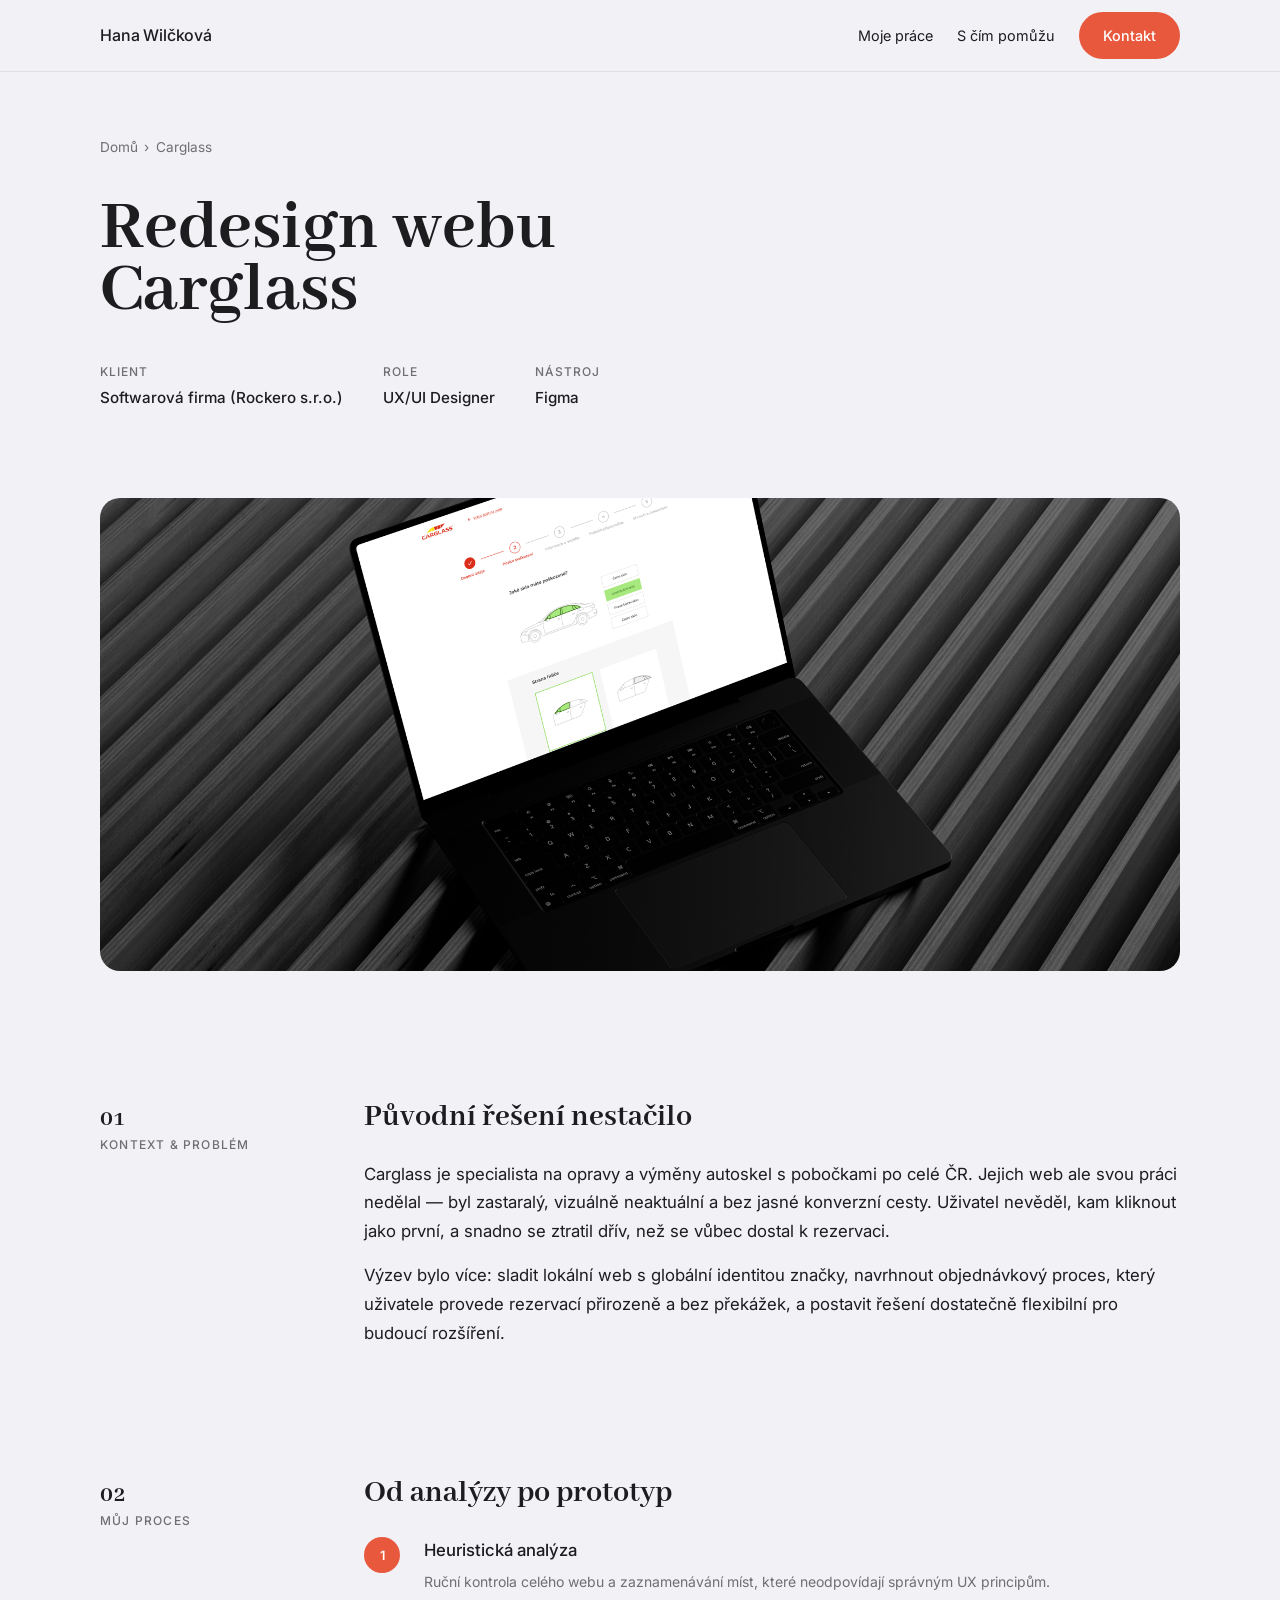
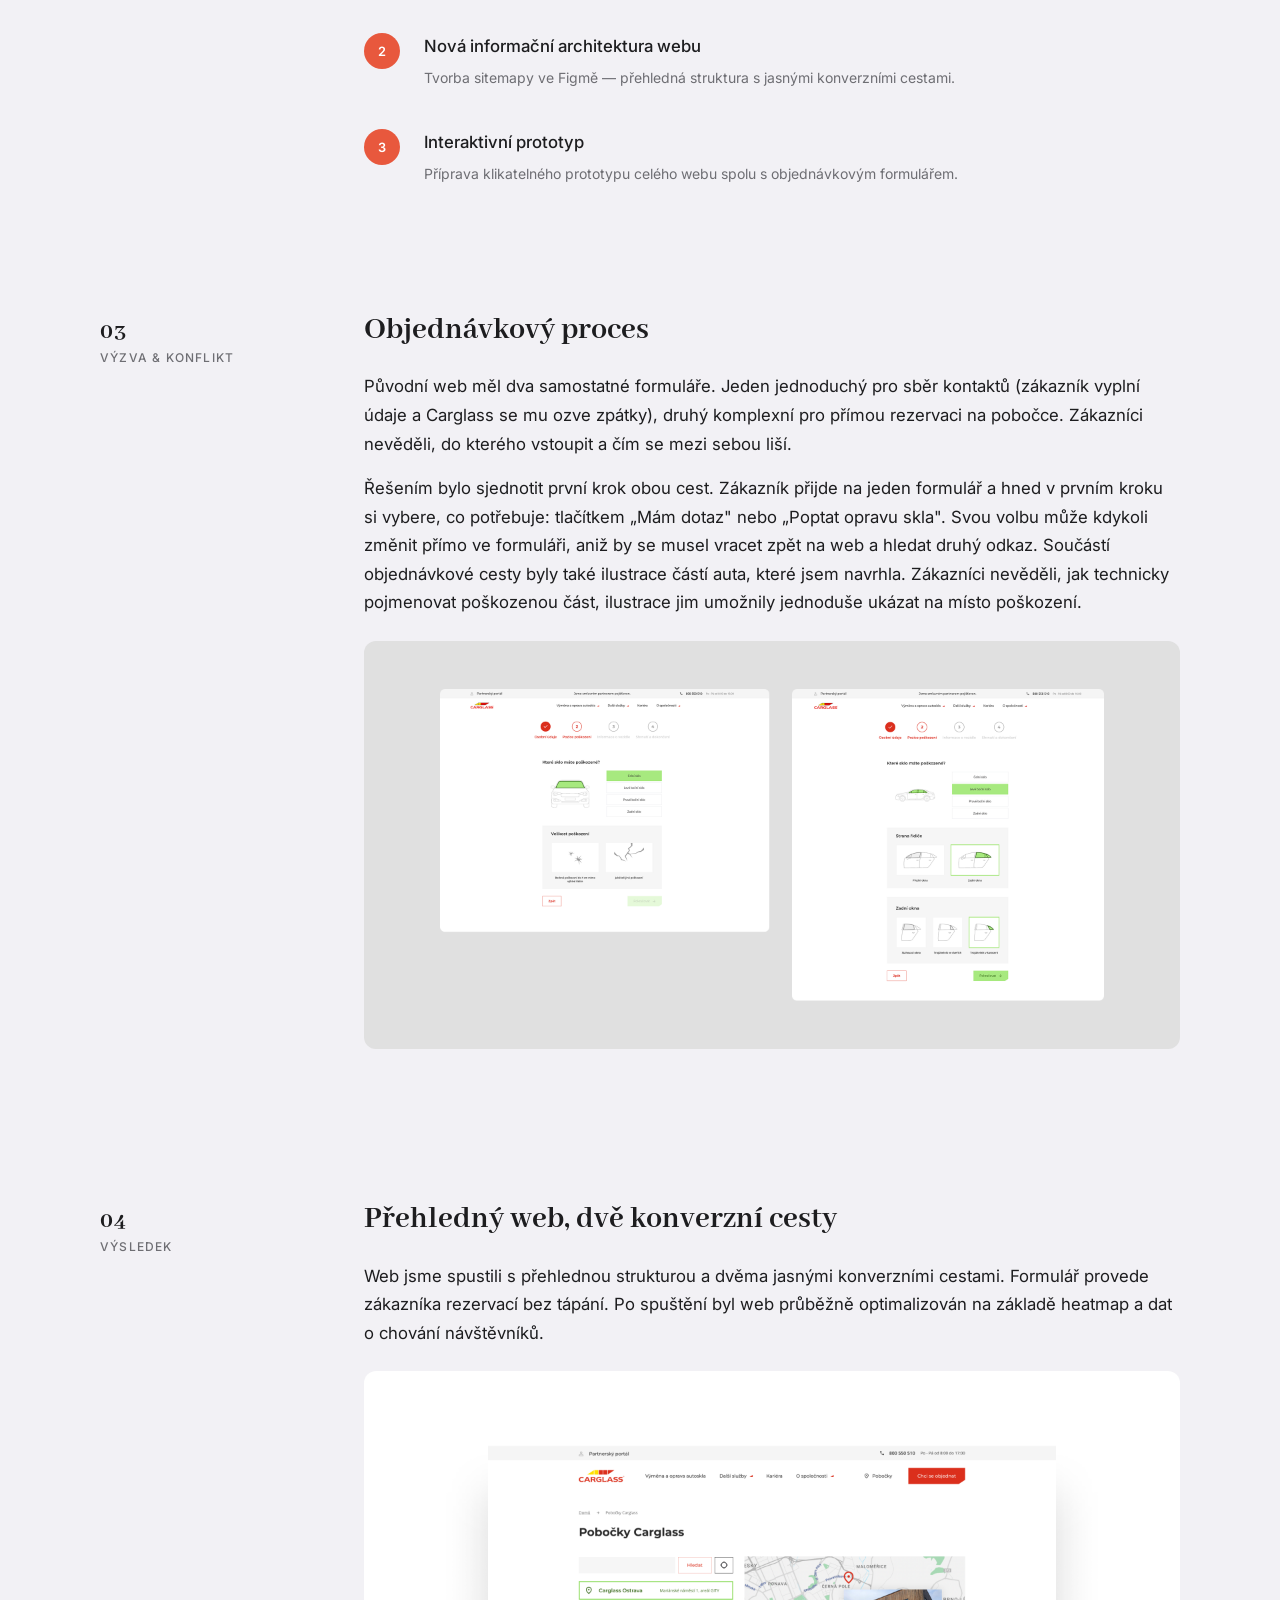
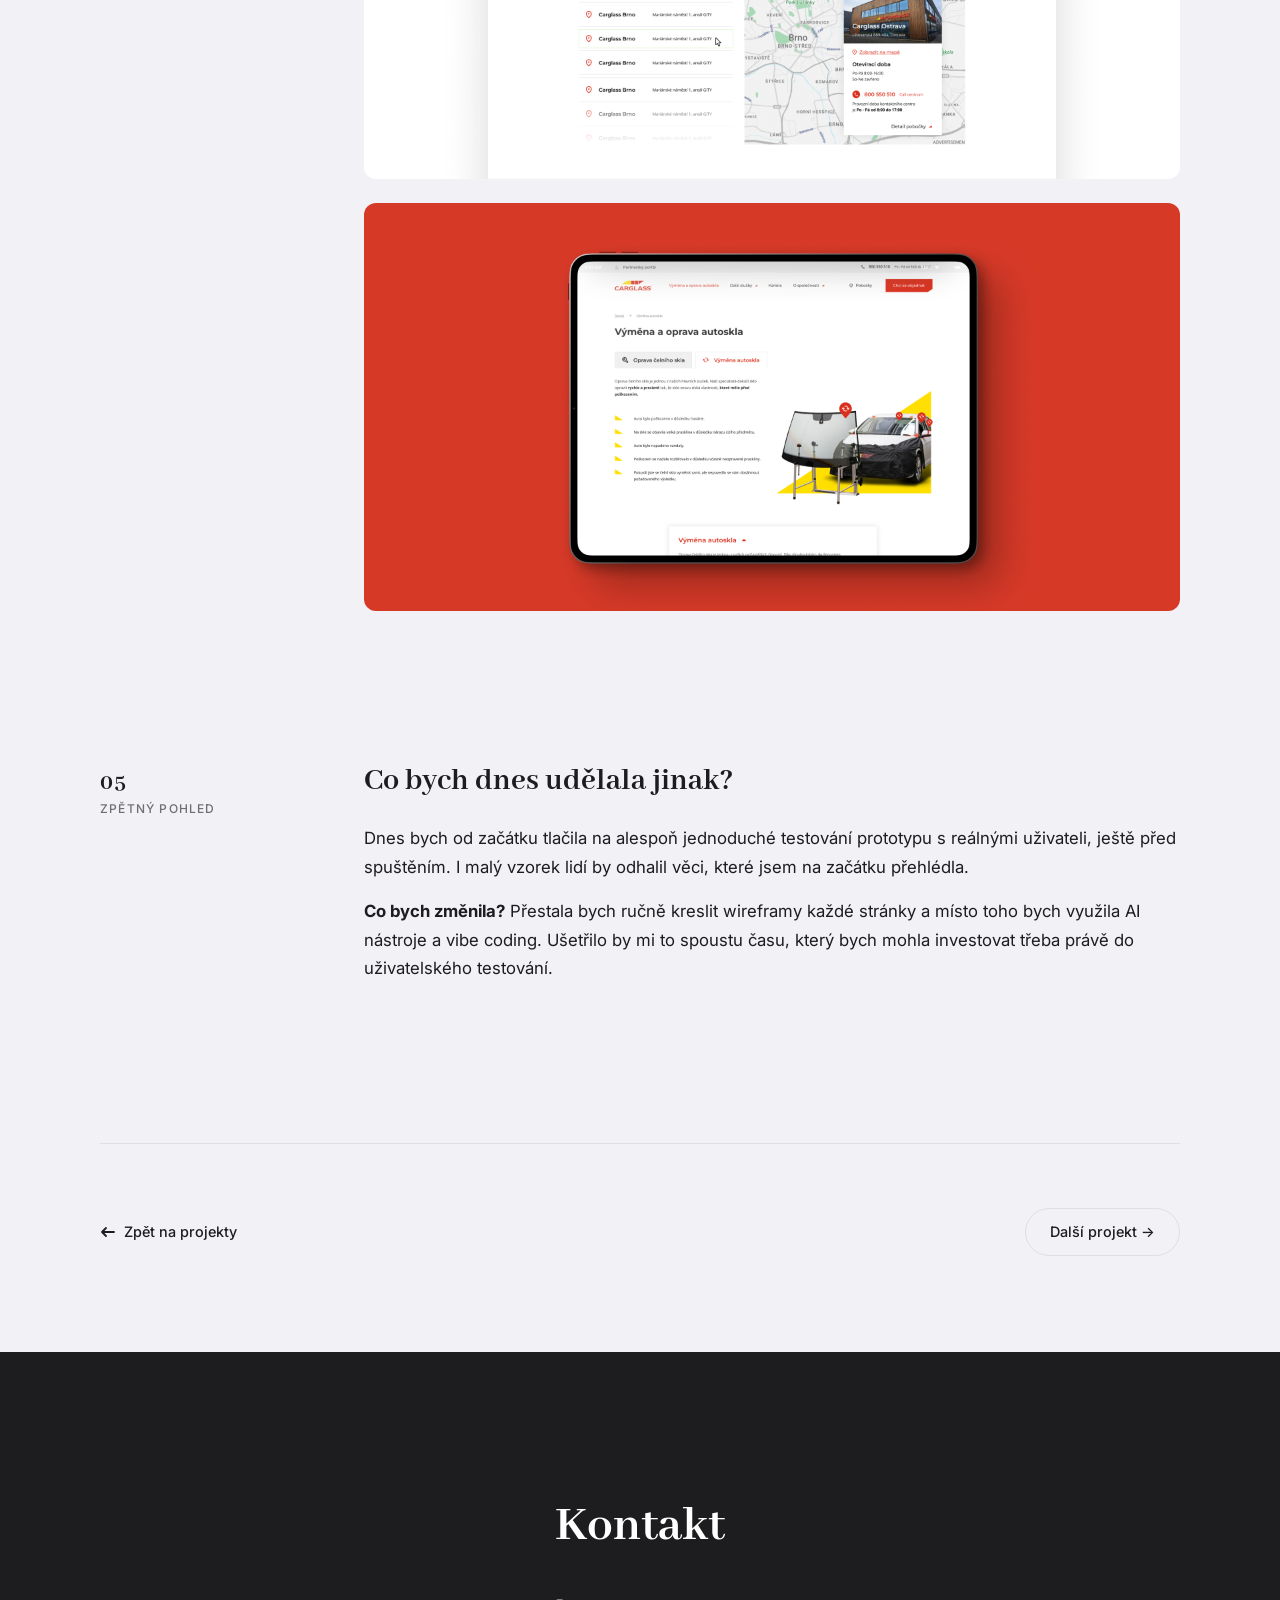
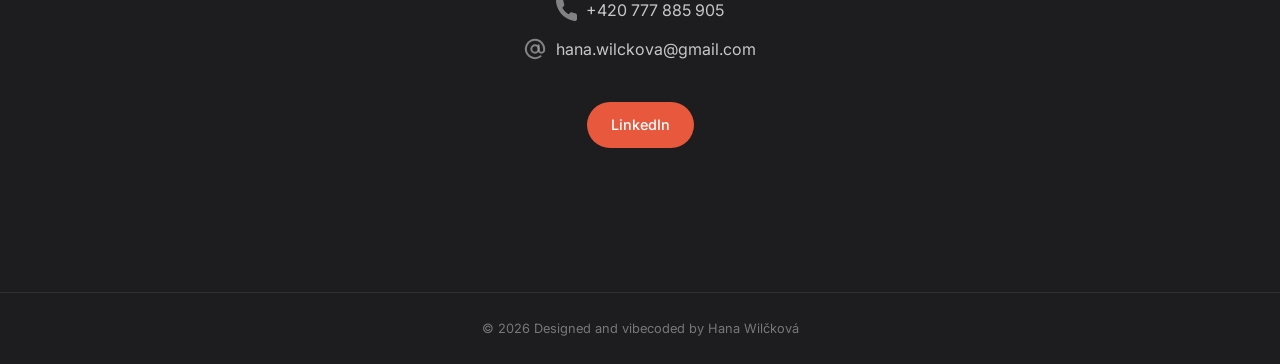
<file: carglass.html>
<!DOCTYPE html>
<html lang="cs">
<head>
  <meta charset="UTF-8" />
  <meta name="viewport" content="width=device-width, initial-scale=1.0" />
  <meta name="description" content="Case study: Redesign webu Carglass — Hana Wilčková, UX/UI designer" />
  <title>Carglass — Case study · Hana Wilčková</title>
  <style>
/* =============================================
   FONTS
   ============================================= */
@font-face {
  font-family: 'Abhaya Libre';
  src: url('assets/fonts/AbhayaLibre-Regular.ttf') format('truetype');
  font-weight: 400;
  font-style: normal;
  font-display: swap;
}
@font-face {
  font-family: 'Abhaya Libre';
  src: url('assets/fonts/AbhayaLibre-Medium.ttf') format('truetype');
  font-weight: 500;
  font-style: normal;
  font-display: swap;
}
@font-face {
  font-family: 'Abhaya Libre';
  src: url('assets/fonts/AbhayaLibre-SemiBold.ttf') format('truetype');
  font-weight: 600;
  font-style: normal;
  font-display: swap;
}
@font-face {
  font-family: 'Abhaya Libre';
  src: url('assets/fonts/AbhayaLibre-Bold.ttf') format('truetype');
  font-weight: 700 800;
  font-style: normal;
  font-display: swap;
}
@font-face {
  font-family: 'Inter';
  src: url('assets/fonts/Inter-VariableFont_opsz,wght.ttf') format('truetype');
  font-weight: 100 900;
  font-style: normal;
  font-display: swap;
}

/* =============================================
   DESIGN TOKENS
   ============================================= */
:root {
  --color-bg: #F2F1F5;
  --color-primary: #F2F1F5;
  --color-accent: #E8583D;
  --color-text: #1D1D1F;
  --color-white: #FFFFFF;
  --color-footer: #1D1D1F;
  --color-muted: #6E6E73;
  --color-border: #E0DFE5;
  --color-card-bg: #FFFFFF;

  --font-serif: 'Abhaya Libre', Georgia, serif;
  --font-sans: 'Inter', -apple-system, BlinkMacSystemFont, 'Segoe UI', sans-serif;

  --space-xs: 0.5rem;
  --space-sm: 1rem;
  --space-md: 1.5rem;
  --space-lg: 2.5rem;
  --space-xl: 4rem;
  --space-2xl: 6rem;
  --space-3xl: 9rem;

  --radius-sm: 6px;
  --radius-md: 12px;
  --radius-lg: 20px;
  --radius-full: 9999px;

  --transition: 0.2s ease;

  --max-width: 1160px;
  --nav-height: 72px;
}

/* =============================================
   RESET & BASE
   ============================================= */
*, *::before, *::after {
  box-sizing: border-box;
  margin: 0;
  padding: 0;
}

html {
  scroll-behavior: smooth;
  scroll-padding-top: var(--nav-height);
}

body {
  font-family: var(--font-sans);
  font-weight: 400;
  font-size: 1rem;
  line-height: 1.65;
  color: var(--color-text);
  background-color: var(--color-bg);
  -webkit-font-smoothing: antialiased;
  -moz-osx-font-smoothing: grayscale;
}

img {
  display: block;
  max-width: 100%;
  height: auto;
}

a {
  color: inherit;
  text-decoration: none;
}

ul, ol {
  list-style: none;
}

/* =============================================
   TYPOGRAPHY
   ============================================= */
h1, h2, h3, h4 {
  font-family: var(--font-serif);
  font-weight: 700;
  line-height: 1.15;
  color: var(--color-text);
}

h1 { font-size: clamp(2.66rem, 5.7vw, 5.225rem); line-height: 0.85; }
h2 { font-size: clamp(2rem, 4vw, 3.5rem); }
h3 { font-size: clamp(1.4rem, 2.5vw, 2rem); }
h4 { font-size: 1.2rem; font-weight: 600; }

p {
  color: var(--color-text);
  line-height: 1.7;
}

.text-muted {
  color: var(--color-muted);
  font-size: 0.9rem;
}

/* =============================================
   LAYOUT
   ============================================= */
.container {
  width: 100%;
  max-width: var(--max-width);
  margin: 0 auto;
  padding: 0 var(--space-lg);
}

section {
  padding: var(--space-2xl) 0;
}

/* =============================================
   BUTTONS
   ============================================= */
.btn {
  display: inline-flex;
  align-items: center;
  gap: 0.4rem;
  padding: 0.7rem 1.5rem;
  border-radius: var(--radius-full);
  font-family: var(--font-sans);
  font-size: 0.9rem;
  font-weight: 500;
  cursor: pointer;
  border: none;
  transition: background-color var(--transition), color var(--transition), transform var(--transition), box-shadow var(--transition);
  white-space: nowrap;
}

.btn-accent {
  background-color: var(--color-accent);
  color: var(--color-white);
}

.btn-accent:hover {
  background-color: #d44b31;
  transform: translateY(-1px);
  box-shadow: 0 4px 16px rgba(232, 88, 61, 0.3);
}

.btn-outline {
  background-color: transparent;
  color: var(--color-text);
  border: 1.5px solid var(--color-border);
}

.btn-outline:hover {
  border-color: var(--color-text);
}

.btn-ghost {
  background-color: transparent;
  color: var(--color-text);
  padding: 0.7rem 0;
}

.btn-ghost:hover {
  color: var(--color-accent);
}

.btn-large {
  padding: 1rem 2.5rem;
  font-size: 1.1rem;
}

.btn-nav {
  background-color: transparent;
  color: var(--color-text);
  border: 1.5px solid var(--color-text);
}

.btn-nav:hover {
  background-color: var(--color-accent);
  border-color: var(--color-accent);
  color: var(--color-white);
  transform: translateY(-1px);
  box-shadow: 0 4px 16px rgba(232, 88, 61, 0.3);
}

/* =============================================
   NAVIGATION
   ============================================= */
.nav {
  position: fixed;
  top: 0;
  left: 0;
  right: 0;
  z-index: 100;
  background-color: var(--color-bg);
  border-bottom: 1px solid var(--color-border);
  height: var(--nav-height);
  display: flex;
  align-items: center;
}

body {
  padding-top: var(--nav-height);
}

.nav__inner {
  display: flex;
  align-items: center;
  justify-content: space-between;
  width: 100%;
  max-width: var(--max-width);
  margin: 0 auto;
  padding: 0 var(--space-lg);
}

.nav__logo {
  font-family: var(--font-sans);
  font-weight: 500;
  font-size: 1rem;
  color: var(--color-text);
  letter-spacing: -0.01em;
  transition: color var(--transition);
  white-space: nowrap;
}

.nav__logo:hover {
  color: var(--color-accent);
}

.nav__links {
  display: flex;
  align-items: center;
  gap: var(--space-md);
  margin-left: auto;
  margin-right: var(--space-md);
}

.nav__link {
  font-family: var(--font-sans);
  font-size: 0.9rem;
  font-weight: 400;
  color: var(--color-text);
  transition: color var(--transition);
}

.nav__link:hover {
  color: var(--color-accent);
}

.nav__actions {
  display: flex;
  align-items: center;
  gap: var(--space-sm);
}

/* Burger button */
.nav__burger {
  display: none;
  flex-direction: column;
  justify-content: center;
  align-items: center;
  gap: 5px;
  width: 36px;
  height: 36px;
  background: none;
  border: none;
  cursor: pointer;
  padding: 0;
  flex-shrink: 0;
}

.nav__burger-line {
  display: block;
  width: 22px;
  height: 2px;
  background-color: var(--color-text);
  border-radius: 2px;
  transition: transform 0.2s ease, opacity 0.2s ease;
}

.nav__burger[aria-expanded="true"] .nav__burger-line:nth-child(1) {
  transform: translateY(7px) rotate(45deg);
}
.nav__burger[aria-expanded="true"] .nav__burger-line:nth-child(2) {
  opacity: 0;
}
.nav__burger[aria-expanded="true"] .nav__burger-line:nth-child(3) {
  transform: translateY(-7px) rotate(-45deg);
}

/* Mobile drawer */
.nav__drawer {
  display: none;
  position: fixed;
  top: var(--nav-height);
  left: 0;
  right: 0;
  height: calc(100dvh - var(--nav-height));
  background-color: var(--color-bg);
  padding: var(--space-md) var(--space-lg);
  flex-direction: column;
  gap: 0;
  z-index: 99;
  overflow-y: auto;
}

.nav__drawer.is-open {
  display: flex;
}

.nav__drawer-link {
  font-family: var(--font-sans);
  font-size: 1rem;
  font-weight: 400;
  color: var(--color-text);
  padding: 0.85rem 0;
  border-bottom: 1px solid var(--color-border);
  transition: color var(--transition);
}

.nav__drawer-link:last-child {
  border-bottom: none;
}

.nav__drawer-link:hover {
  color: var(--color-accent);
}

/* =============================================
   FOOTER
   ============================================= */
.footer {
  background-color: var(--color-footer);
  color: var(--color-white);
}

.footer__main {
  min-height: 60vh;
  display: flex;
  align-items: center;
  padding: var(--space-2xl) 0;
}

.footer__bar {
  min-height: 72px;
  display: flex;
  align-items: center;
  justify-content: center;
  border-top: 1px solid rgba(255,255,255,0.08);
}

.footer__bar .container {
  width: 100%;
  text-align: center;
}

.footer__inner {
  display: flex;
  flex-direction: column;
  align-items: center;
  text-align: center;
  gap: var(--space-xl);
  width: 100%;
}

.footer__cta-label {
  font-size: 0.8rem;
  font-weight: 500;
  text-transform: uppercase;
  letter-spacing: 0.1em;
  color: rgba(255,255,255,0.4);
  margin-bottom: var(--space-sm);
}

.footer__headline {
  font-family: var(--font-serif);
  font-size: clamp(2rem, 4vw, 3.5rem);
  color: var(--color-white);
  line-height: 1.2;
  margin-bottom: var(--space-lg);
}

.footer__contacts {
  display: flex;
  flex-direction: column;
  align-items: center;
  gap: 0.75rem;
  margin-bottom: var(--space-lg);
}

.footer__contact-item {
  display: inline-flex;
  align-items: center;
  gap: 0.6rem;
  color: rgba(255,255,255,0.75);
  font-size: 1rem;
  text-decoration: none;
  transition: color var(--transition);
}

.footer__contact-item:hover {
  color: var(--color-white);
}

.footer__contact-item svg {
  flex-shrink: 0;
  opacity: 0.6;
}


.footer__copy {
  font-size: 0.8rem;
  color: rgba(255,255,255,0.4);
  text-align: center;
}

.footer__social {
  display: flex;
  gap: var(--space-md);
}

.footer__social-link {
  font-size: 0.8rem;
  color: rgba(255,255,255,0.4);
  transition: color var(--transition);
}

.footer__social-link:hover {
  color: var(--color-white);
}

/* =============================================
   CASE STUDY PAGES
   ============================================= */

/* Case Study Hero */
.case-hero {
  padding: var(--space-xl) 0 var(--space-md);
}

.case-hero__breadcrumb {
  font-size: 0.85rem;
  color: var(--color-muted);
  margin-bottom: var(--space-lg);
  display: flex;
  align-items: center;
  gap: 0.4rem;
}

.case-hero__breadcrumb a {
  color: var(--color-muted);
  transition: color var(--transition);
}

.case-hero__breadcrumb a:hover {
  color: var(--color-text);
}

.case-hero__label {
  font-size: 0.8rem;
  font-weight: 500;
  text-transform: uppercase;
  letter-spacing: 0.1em;
  color: var(--color-accent);
  margin-bottom: var(--space-sm);
}

.case-hero__title {
  margin-bottom: var(--space-lg);
  max-width: 800px;
}

.case-hero__meta {
  display: flex;
  flex-wrap: wrap;
  gap: var(--space-lg);
}

.case-hero__meta-item {
  display: flex;
  flex-direction: column;
  gap: 0.2rem;
}

.case-hero__meta-label {
  font-size: 0.75rem;
  font-weight: 500;
  text-transform: uppercase;
  letter-spacing: 0.08em;
  color: var(--color-muted);
}

.case-hero__meta-value {
  font-size: 0.95rem;
  font-weight: 500;
  color: var(--color-text);
}

/* Case Study Cover Image */
.case-cover {
  padding: var(--space-xl) 0;
}

.case-cover__image {
  width: 100%;
  border-radius: var(--radius-lg);
  overflow: hidden;
  aspect-ratio: 16 / 7;
  background-color: var(--color-border);
  position: relative;
}

.case-cover__image img {
  width: 100%;
  height: 100%;
  object-fit: cover;
}

.case-cover__placeholder {
  width: 100%;
  height: 100%;
  display: flex;
  align-items: center;
  justify-content: center;
  font-family: var(--font-sans);
  font-size: 0.9rem;
  color: var(--color-white);
}

/* Case Study Content */
.case-content {
  padding: 0 0 var(--space-2xl);
}

.case-section {
  padding: var(--space-xl) 0;
}

.case-section__inner {
  display: grid;
  grid-template-columns: 200px 1fr;
  gap: var(--space-xl);
  align-items: start;
}

.case-section__num {
  font-family: var(--font-sans);
  font-size: 0.75rem;
  font-weight: 500;
  text-transform: uppercase;
  letter-spacing: 0.1em;
  color: var(--color-muted);
  padding-top: 0.5rem;
}

.case-section__num strong {
  font-size: 1.5rem;
  font-weight: 700;
  font-family: var(--font-serif);
  color: var(--color-text);
  display: block;
  line-height: 1;
  margin-bottom: 0.25rem;
}

.case-section__title {
  font-family: var(--font-serif);
  font-size: clamp(1.5rem, 2.5vw, 2rem);
  margin-bottom: var(--space-md);
}

.case-section__body {
  font-size: 1.05rem;
  line-height: 1.8;
  color: var(--color-text);
}

.case-section__body p {
  margin-bottom: var(--space-sm);
}

.case-section__body p:last-child {
  margin-bottom: 0;
}

.case-section__body .process-step__title {
  margin-bottom: 0.25rem;
}

.case-section__body .process-step__desc {
  margin-bottom: 0;
}

/* Numbered process steps */
.process-steps {
  display: flex;
  flex-direction: column;
  gap: var(--space-lg);
  margin-top: var(--space-md);
}

.process-step {
  display: flex;
  gap: var(--space-md);
  align-items: flex-start;
}

.process-step__num {
  flex-shrink: 0;
  width: 36px;
  height: 36px;
  border-radius: var(--radius-full);
  background-color: var(--color-accent);
  color: var(--color-white);
  display: flex;
  align-items: center;
  justify-content: center;
  font-size: 0.8rem;
  font-weight: 600;
  font-family: var(--font-sans);
  margin-top: 0.1rem;
}

.process-step__content {
  flex: 1;
  display: flex;
  flex-direction: column;
  gap: 0.15rem;
}

.process-step__title {
  font-weight: 500;
  color: var(--color-text);
  margin-bottom: 0.1rem;
}

.process-step__desc {
  font-size: 0.875rem;
  color: var(--color-muted);
  margin-top: 0;
  line-height: 1.5;
}

/* Callout / highlight block */
.callout {
  background-color: var(--color-white);
  border-left: 3px solid var(--color-accent);
  border-radius: 0 var(--radius-md) var(--radius-md) 0;
  padding: var(--space-md);
  margin: var(--space-md) 0;
}

.callout p {
  font-size: 0.975rem;
  color: var(--color-text);
}

/* Image in case study */
.case-image {
  width: 100%;
  border-radius: var(--radius-md);
  overflow: hidden;
  margin: var(--space-md) 0;
}

.case-image img {
  width: 100%;
  height: auto;
  display: block;
}

.case-image__caption {
  font-size: 0.8rem;
  color: var(--color-muted);
  text-align: center;
  margin-top: 0.5rem;
  font-style: italic;
}

/* Back button */
.case-back {
  padding: var(--space-xl) 0 var(--space-2xl);
  border-top: 1px solid var(--color-border);
  display: flex;
  align-items: center;
  justify-content: space-between;
}

.btn-back {
  display: inline-flex;
  align-items: center;
  gap: 0.5rem;
  font-size: 0.9rem;
  font-weight: 500;
  color: var(--color-text);
  transition: color var(--transition), gap var(--transition);
}

.btn-back:hover {
  color: var(--color-accent);
  gap: 0.75rem;
}

/* =============================================
   DIVIDERS & UTILS
   ============================================= */
.divider {
  width: 100%;
  height: 1px;
  background-color: var(--color-border);
}

.visually-hidden {
  position: absolute;
  width: 1px;
  height: 1px;
  padding: 0;
  margin: -1px;
  overflow: hidden;
  clip: rect(0, 0, 0, 0);
  white-space: nowrap;
  border: 0;
}

/* =============================================
   RESPONSIVE
   ============================================= */
@media (max-width: 900px) {
  .projects__grid {
    grid-template-columns: 1fr;
    gap: var(--space-md);
  }

  .about__inner {
    grid-template-columns: 1fr;
    gap: var(--space-lg);
  }

  .case-section__inner {
    grid-template-columns: 1fr;
    gap: var(--space-sm);
  }

  .case-section__num {
    display: flex;
    align-items: center;
    gap: var(--space-sm);
    padding-top: 0;
  }

  .case-section__num strong {
    display: inline;
    margin-bottom: 0;
  }
}

@media (max-width: 768px) {
  :root {
    --space-xl: 3rem;
    --space-2xl: 4rem;
    --space-3xl: 5rem;
  }

  .container {
    padding: 0 var(--space-sm);
  }

  .nav__inner {
    padding: 0 var(--space-sm);
  }

  .hero {
    padding: var(--space-xl) 0 var(--space-lg);
  }

  .hero__title {
    font-size: clamp(2.6rem, 9vw, 4rem);
  }

  .hero__actions {
    flex-direction: column;
    align-items: flex-start;
    gap: var(--space-sm);
  }

  .section-header {
    flex-direction: column;
    gap: var(--space-xs);
  }

  .case-hero__meta {
    gap: var(--space-md);
  }

  .footer__bottom {
    flex-direction: column;
    align-items: center;
    text-align: center;
  }
}

@media (max-width: 480px) {
  h1 { font-size: 2.4rem; }
  h2 { font-size: 1.8rem; }

  .hero__subtitle {
    font-size: 1rem;
  }
}

@media (max-width: 425px) {
  .nav__links {
    display: none;
  }

  .nav__burger {
    display: flex;
  }

  .nav__inner {
    padding: 0 var(--space-sm);
  }

  .nav__drawer {
    padding: 0 var(--space-sm);
  }
}

</style>
</head>
<body>

  <!-- ===================== NAVIGATION ===================== -->
    <header>
    <nav class="nav" aria-label="Hlavní navigace">
      <div class="nav__inner">
        <a href="index.html" class="nav__logo">Hana Wilčková</a>
        <div class="nav__links">
          <a href="index.html#projekty" class="nav__link">Moje práce</a>
          <a href="index.html#sluzby" class="nav__link">S čím pomůžu</a>
        </div>
        <div class="nav__actions">
          <a href="index.html#kontakt" class="btn btn-accent">Kontakt</a>
          <button class="nav__burger" aria-label="Otevřít menu" aria-expanded="false">
            <span class="nav__burger-line"></span>
            <span class="nav__burger-line"></span>
            <span class="nav__burger-line"></span>
          </button>
        </div>
      </div>
      <div class="nav__drawer" id="navDrawer">
        <a href="index.html#projekty" class="nav__drawer-link">Moje práce</a>
        <a href="index.html#sluzby" class="nav__drawer-link">S čím pomůžu</a>
      </div>
    </nav>
  </header>

  <main>

    <!-- ===================== CASE HERO ===================== -->
    <section class="case-hero">
      <div class="container">
        <nav class="case-hero__breadcrumb" aria-label="Breadcrumb">
          <a href="index.html">Domů</a>
          <span aria-hidden="true">›</span>
          <span>Carglass</span>
        </nav>

        <h1 class="case-hero__title">Redesign webu<br>Carglass</h1>

        <div class="case-hero__meta">
          <div class="case-hero__meta-item">
            <span class="case-hero__meta-label">Klient</span>
            <span class="case-hero__meta-value">Softwarová firma (Rockero s.r.o.)</span>
          </div>
          <div class="case-hero__meta-item">
            <span class="case-hero__meta-label">Role</span>
            <span class="case-hero__meta-value">UX/UI Designer</span>
          </div>
          <div class="case-hero__meta-item">
            <span class="case-hero__meta-label">Nástroj</span>
            <span class="case-hero__meta-value">Figma</span>
          </div>
        </div>
      </div>
    </section>

    <!-- ===================== COVER IMAGE ===================== -->
    <div class="case-cover">
      <div class="container">
        <div class="case-cover__image">
          <img
            src="assets/images/carglass-cover.png"
            alt="Carglass redesign — přehled"
            onerror="this.style.display='none'; this.nextElementSibling.style.display='flex';"
          />
          <div class="case-cover__placeholder" style="display:none; background: linear-gradient(135deg, #1a1a2e 0%, #2C2C54 50%, #474787 100%);">
            <div style="color: rgba(255,255,255,0.6); font-size: 0.85rem; text-align: center;">
              Carglass · Cover image · /assets/images/carglass-cover.png
            </div>
          </div>
        </div>
      </div>
    </div>

    <!-- ===================== CASE CONTENT ===================== -->
    <div class="case-content">
      <div class="container">

        <!-- 01 Kontext a problém -->
        <div class="case-section">
          <div class="case-section__inner">
            <div class="case-section__num">
              <strong>01</strong>
              Kontext &amp; problém
            </div>
            <div>
              <h2 class="case-section__title">Původní řešení nestačilo</h2>
              <div class="case-section__body">
                <p>
                  Carglass je specialista na opravy a výměny autoskel s pobočkami po celé ČR.
                  Jejich web ale svou práci nedělal — byl zastaralý, vizuálně neaktuální
                  a bez jasné konverzní cesty. Uživatel nevěděl, kam kliknout jako první,
                  a snadno se ztratil dřív, než se vůbec dostal k rezervaci.
                </p>
                <p>
                  Výzev bylo více: sladit lokální web s globální identitou značky, navrhnout
                  objednávkový proces, který uživatele provede rezervací přirozeně a bez překážek,
                  a postavit řešení dostatečně flexibilní pro budoucí rozšíření.
                </p>

              </div>
            </div>
          </div>
        </div>

        <!-- 02 Můj proces -->
        <div class="case-section">
          <div class="case-section__inner">
            <div class="case-section__num">
              <strong>02</strong>
              Můj proces
            </div>
            <div>
              <h2 class="case-section__title">Od analýzy po prototyp</h2>
              <div class="case-section__body">
                <div class="process-steps">
                  <div class="process-step">
                    <div class="process-step__num">1</div>
                    <div class="process-step__content">
                      <p class="process-step__title">Heuristická analýza</p>
                      <p class="process-step__desc">Ruční kontrola celého webu a zaznamenávání míst, které neodpovídají správným UX principům.</p>
                    </div>
                  </div>
                  <div class="process-step">
                    <div class="process-step__num">2</div>
                    <div class="process-step__content">
                      <p class="process-step__title">Nová informační architektura webu</p>
                      <p class="process-step__desc">Tvorba sitemapy ve Figmě — přehledná struktura s jasnými konverzními cestami.</p>
                    </div>
                  </div>
                  <div class="process-step">
                    <div class="process-step__num">3</div>
                    <div class="process-step__content">
                      <p class="process-step__title">Interaktivní prototyp</p>
                      <p class="process-step__desc">Příprava klikatelného prototypu celého webu spolu s objednávkovým formulářem.</p>
                    </div>
                  </div>
                </div>

              </div>
            </div>
          </div>
        </div>

        <!-- 03 Výzva & konflikt -->
        <div class="case-section">
          <div class="case-section__inner">
            <div class="case-section__num">
              <strong>03</strong>
              Výzva &amp; konflikt
            </div>
            <div>
              <h2 class="case-section__title">Objednávkový proces</h2>
              <div class="case-section__body">
                <p>
                  Původní web měl dva samostatné formuláře. Jeden jednoduchý pro sběr kontaktů
                  (zákazník vyplní údaje a Carglass se mu ozve zpátky), druhý komplexní pro přímou
                  rezervaci na pobočce. Zákazníci nevěděli, do kterého vstoupit a čím se mezi sebou liší.
                </p>
                <p>
                  Řešením bylo sjednotit první krok obou cest. Zákazník přijde na jeden formulář
                  a hned v prvním kroku si vybere, co potřebuje: tlačítkem „Mám dotaz" nebo
                  „Poptat opravu skla". Svou volbu může kdykoli změnit přímo ve formuláři, aniž
                  by se musel vracet zpět na web a hledat druhý odkaz. Součástí objednávkové cesty
                  byly také ilustrace částí auta, které jsem navrhla. Zákazníci nevěděli, jak technicky
                  pojmenovat poškozenou část, ilustrace jim umožnily jednoduše ukázat na místo poškození.
                </p>

                <div class="case-image">
                  <img src="assets/images/carglass-objednavkovy-proces.png" alt="Objednávkový proces — Carglass" />
                </div>
              </div>
            </div>
          </div>
        </div>

        <!-- 04 Výsledek -->
        <div class="case-section">
          <div class="case-section__inner">
            <div class="case-section__num">
              <strong>04</strong>
              Výsledek
            </div>
            <div>
              <h2 class="case-section__title">Přehledný web, dvě konverzní cesty</h2>
              <div class="case-section__body">
                <p>
                  Web jsme spustili s přehlednou strukturou a dvěma jasnými konverzními cestami.
                  Formulář provede zákazníka rezervací bez tápání. Po spuštění byl web průběžně
                  optimalizován na základě heatmap a dat o chování návštěvníků.
                </p>

                <div class="case-image">
                  <img src="assets/images/carglass-prehledny-web-1.png" alt="Přehledný web Carglass — část 1" />
                </div>

                <div class="case-image">
                  <img src="assets/images/carglass-prehledny-web-2.png" alt="Přehledný web Carglass — část 2" />
                </div>
              </div>
            </div>
          </div>
        </div>

        <!-- 05 Zpětný pohled -->
        <div class="case-section">
          <div class="case-section__inner">
            <div class="case-section__num">
              <strong>05</strong>
              Zpětný pohled
            </div>
            <div>
              <h2 class="case-section__title">Co bych dnes udělala jinak?</h2>
              <div class="case-section__body">
                <p>
                  Dnes bych od začátku tlačila na alespoň jednoduché testování prototypu
                  s reálnými uživateli, ještě před spuštěním. I malý vzorek lidí by odhalil
                  věci, které jsem na začátku přehlédla.
                </p>
                <p>
                  <strong>Co bych změnila?</strong> Přestala bych ručně kreslit wireframy každé
                  stránky a místo toho bych využila AI nástroje a vibe coding. Ušetřilo by mi to
                  spoustu času, který bych mohla investovat třeba právě do uživatelského testování.
                </p>
              </div>
            </div>
          </div>
        </div>

      </div>
    </div>

    <!-- ===================== BACK BUTTON ===================== -->
    <div class="container">
      <div class="case-back">
        <a href="index.html#projekty" class="btn-back">
          <svg width="16" height="16" viewBox="0 0 16 16" fill="none" stroke="currentColor" stroke-width="1.8" stroke-linecap="round" stroke-linejoin="round" aria-hidden="true">
            <path d="M14 8H2M6 4L2 8l4 4"/>
          </svg>
          Zpět na projekty
        </a>
        <a href="videolektor.html" class="btn btn-outline">
          Další projekt →
        </a>
      </div>
    </div>

  </main>

  <!-- ===================== FOOTER ===================== -->
    <footer class="footer" id="kontakt">
    <div class="footer__main">
      <div class="container">
        <div class="footer__inner">
          <div>
            <h2 class="footer__headline">Kontakt</h2>
            <div class="footer__contacts">
              <a href="tel:+420777885905" class="footer__contact-item">
                <svg width="21" height="22" viewBox="0 0 21 22" fill="none" xmlns="http://www.w3.org/2000/svg" aria-hidden="true"><path d="M20.9993 16.4712V19.7831C21.0005 20.0906 20.9403 20.3949 20.8225 20.6766C20.7047 20.9583 20.5319 21.2112 20.3152 21.419C20.0985 21.6269 19.8427 21.7851 19.5642 21.8836C19.2856 21.9821 18.9904 22.0187 18.6975 21.991C15.4484 21.6219 12.3275 20.4611 9.58535 18.6019C7.03418 16.9069 4.87123 14.6455 3.2501 11.9781C1.46565 9.09809 0.355154 5.81909 0.00857022 2.40674C-0.0178155 2.10146 0.0168851 1.79378 0.110463 1.50329C0.20404 1.2128 0.354444 0.94586 0.552098 0.719472C0.749753 0.493085 0.990327 0.312208 1.2585 0.188357C1.52668 0.0645062 1.81659 0.000395695 2.10976 0.000107032H5.27738C5.78981 -0.00516598 6.28658 0.184556 6.67511 0.533909C7.06364 0.883262 7.31741 1.36841 7.38913 1.89892C7.52283 2.9588 7.77078 3.99946 8.12824 5.00106C8.2703 5.39619 8.30105 5.82562 8.21684 6.23847C8.13263 6.65131 7.93699 7.03026 7.6531 7.33042L6.31214 8.73245C7.81524 11.4963 10.004 13.7847 12.6474 15.3562L13.9883 13.9542C14.2754 13.6574 14.6379 13.4528 15.0327 13.3648C15.4276 13.2767 15.8383 13.3089 16.2162 13.4574C17.1742 13.8312 18.1695 14.0904 19.1832 14.2302C19.6962 14.3058 20.1646 14.576 20.4994 14.9892C20.8343 15.4024 21.0122 15.9298 20.9993 16.4712Z" fill="currentColor"/></svg>
                +420 777 885 905
              </a>
              <a href="mailto:hana.wilckova@gmail.com" class="footer__contact-item">
                <svg width="22" height="22" viewBox="0 0 22 22" fill="none" xmlns="http://www.w3.org/2000/svg" aria-hidden="true"><path d="M11.0007 14.6663C13.0257 14.6663 14.6673 13.0247 14.6673 10.9997C14.6673 8.97463 13.0257 7.33301 11.0007 7.33301C8.97561 7.33301 7.33398 8.97463 7.33398 10.9997C7.33398 13.0247 8.97561 14.6663 11.0007 14.6663Z" stroke="currentColor" stroke-width="2" stroke-linecap="round" stroke-linejoin="round"/><path d="M14.6673 7.33342V11.9167C14.6673 12.6461 14.9571 13.3456 15.4728 13.8613C15.9885 14.377 16.688 14.6667 17.4173 14.6667C18.1467 14.6667 18.8461 14.377 19.3619 13.8613C19.8776 13.3456 20.1673 12.6461 20.1673 11.9167V11.0001C20.1672 8.93119 19.4672 6.92319 18.1812 5.30257C16.8951 3.68195 15.0987 2.54404 13.0839 2.07385C11.0692 1.60367 8.9546 1.82887 7.08406 2.71284C5.21352 3.5968 3.69702 5.08754 2.78115 6.94266C1.86527 8.79778 1.60388 10.9082 2.03948 12.9307C2.47508 14.9532 3.58205 16.7689 5.1804 18.0825C6.77875 19.3961 8.77447 20.1304 10.8431 20.166C12.9116 20.2015 14.9314 19.5363 16.574 18.2784" stroke="currentColor" stroke-width="2" stroke-linecap="round" stroke-linejoin="round"/></svg>
                hana.wilckova@gmail.com
              </a>
            </div>
            <a href="https://www.linkedin.com/in/hana-wil%C4%8Dkov%C3%A1-b87b41229/" target="_blank" rel="noopener" class="btn btn-accent">
              LinkedIn
            </a>
          </div>
        </div>
      </div>
    </div>
    <div class="footer__bar">
      <div class="container">
        <p class="footer__copy">© 2026 Designed and vibecoded by Hana Wilčková</p>
      </div>
    </div>
  </footer>


<script>
  /* ── BURGER MENU ── */
  const navBurger = document.querySelector('.nav__burger');
  const navDrawer = document.getElementById('navDrawer');
  if (navBurger && navDrawer) {
    navBurger.addEventListener('click', () => {
      const isOpen = navDrawer.classList.toggle('is-open');
      navBurger.setAttribute('aria-expanded', String(isOpen));
    });
    navDrawer.querySelectorAll('a').forEach(link => {
      link.addEventListener('click', () => {
        navDrawer.classList.remove('is-open');
        navBurger.setAttribute('aria-expanded', 'false');
      });
    });
  }
</script>

</body>
</html>
</file>
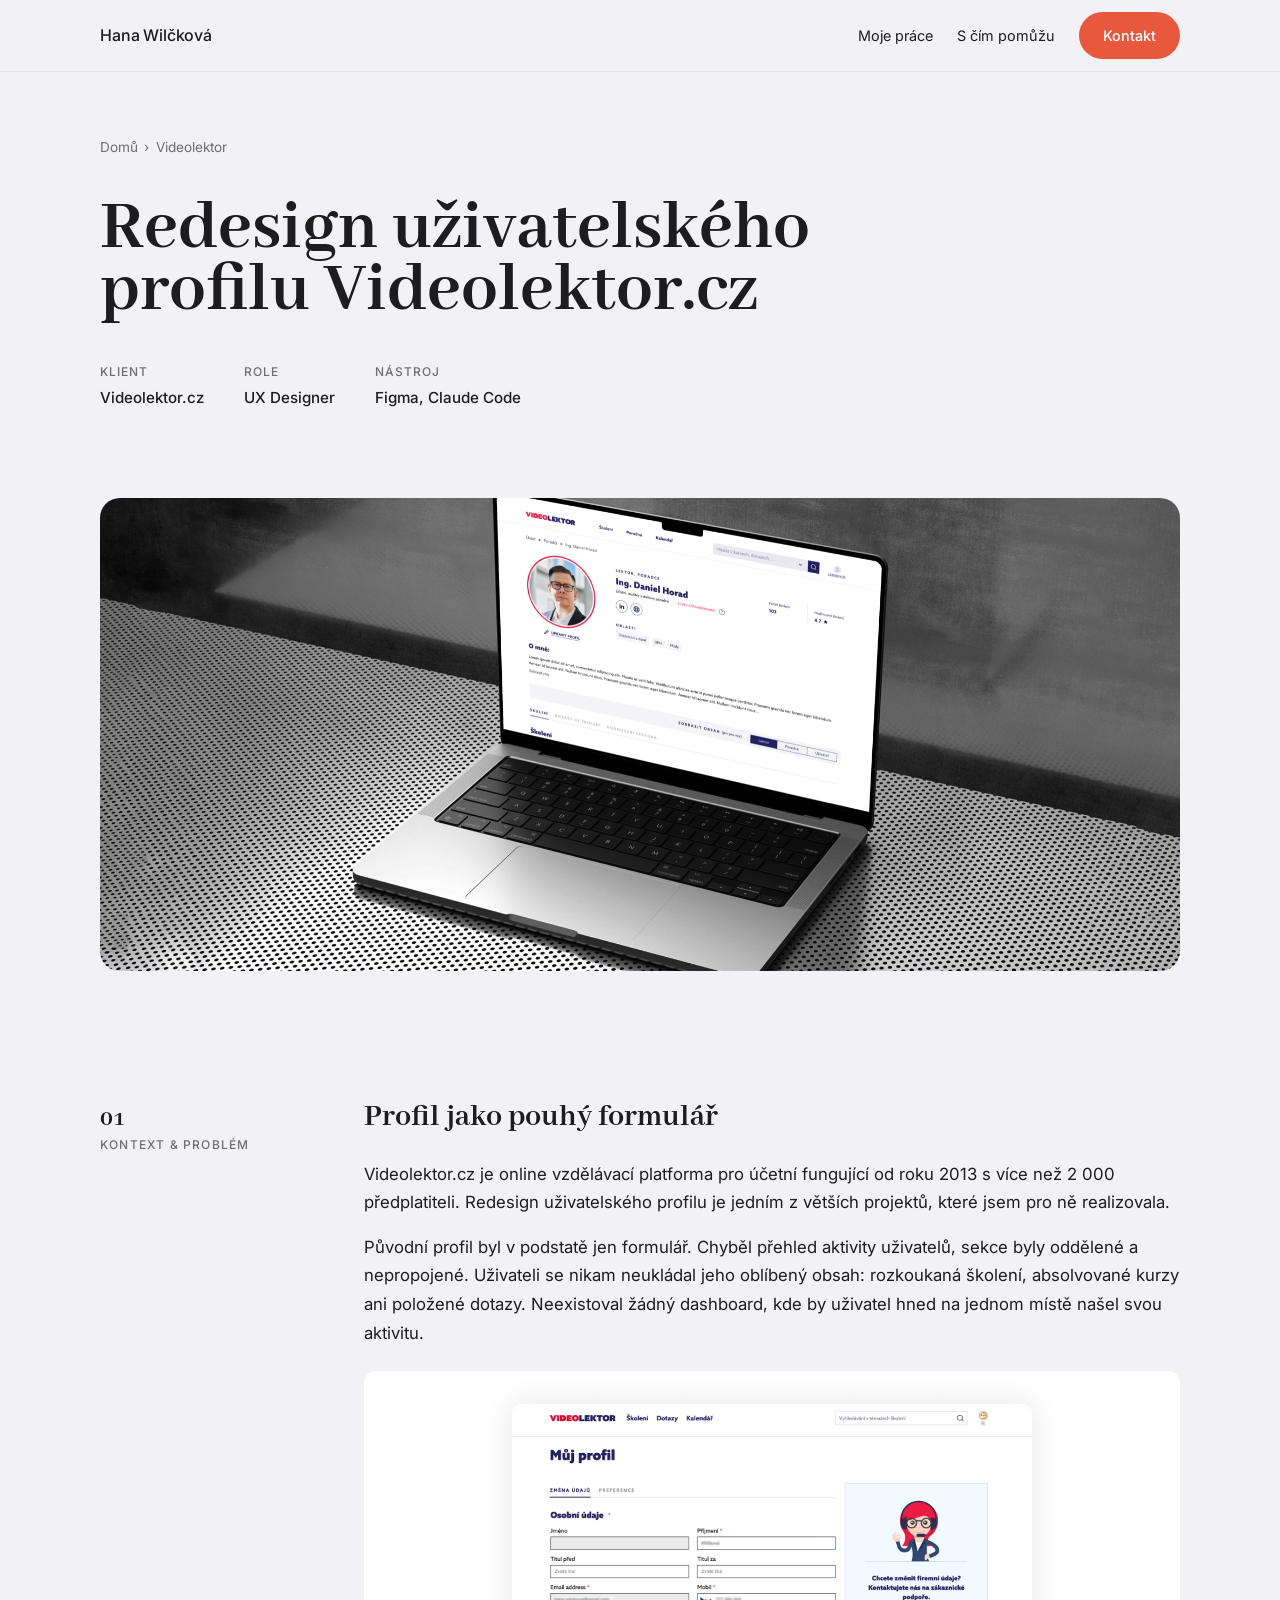
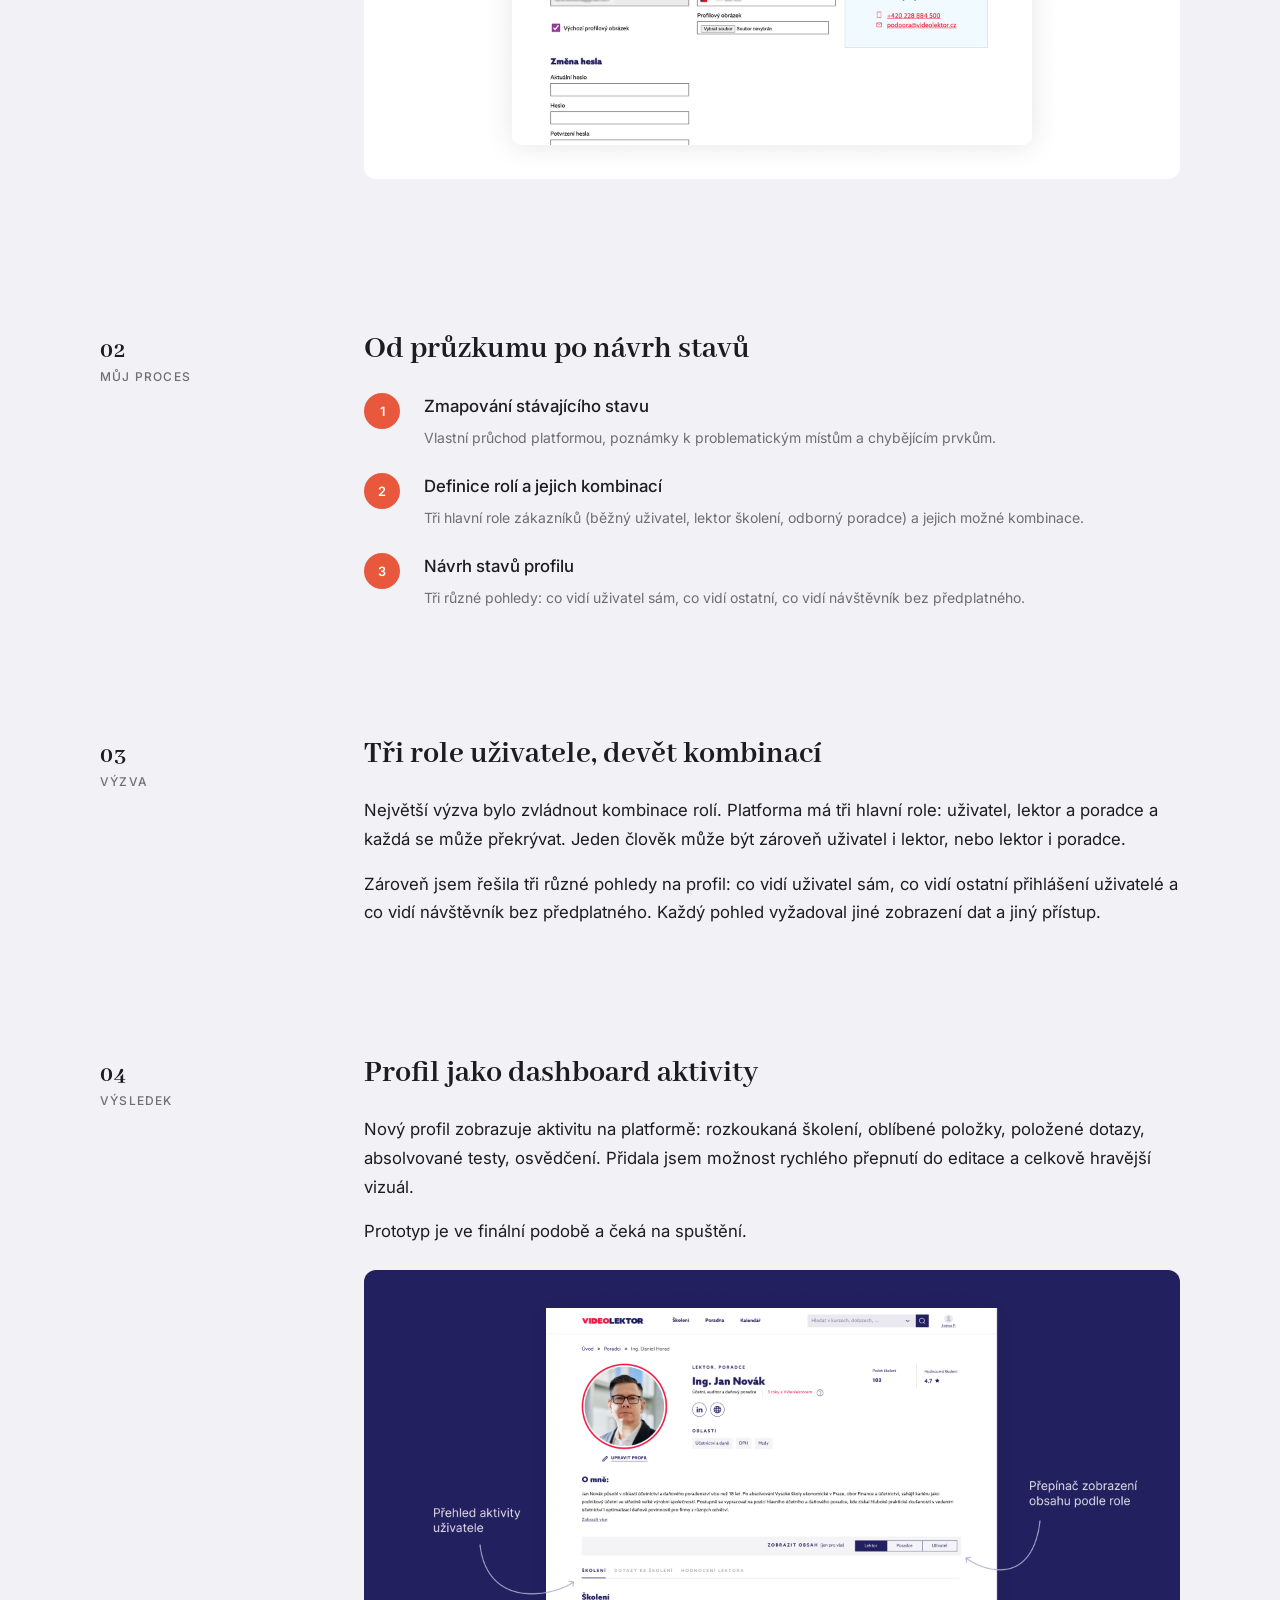
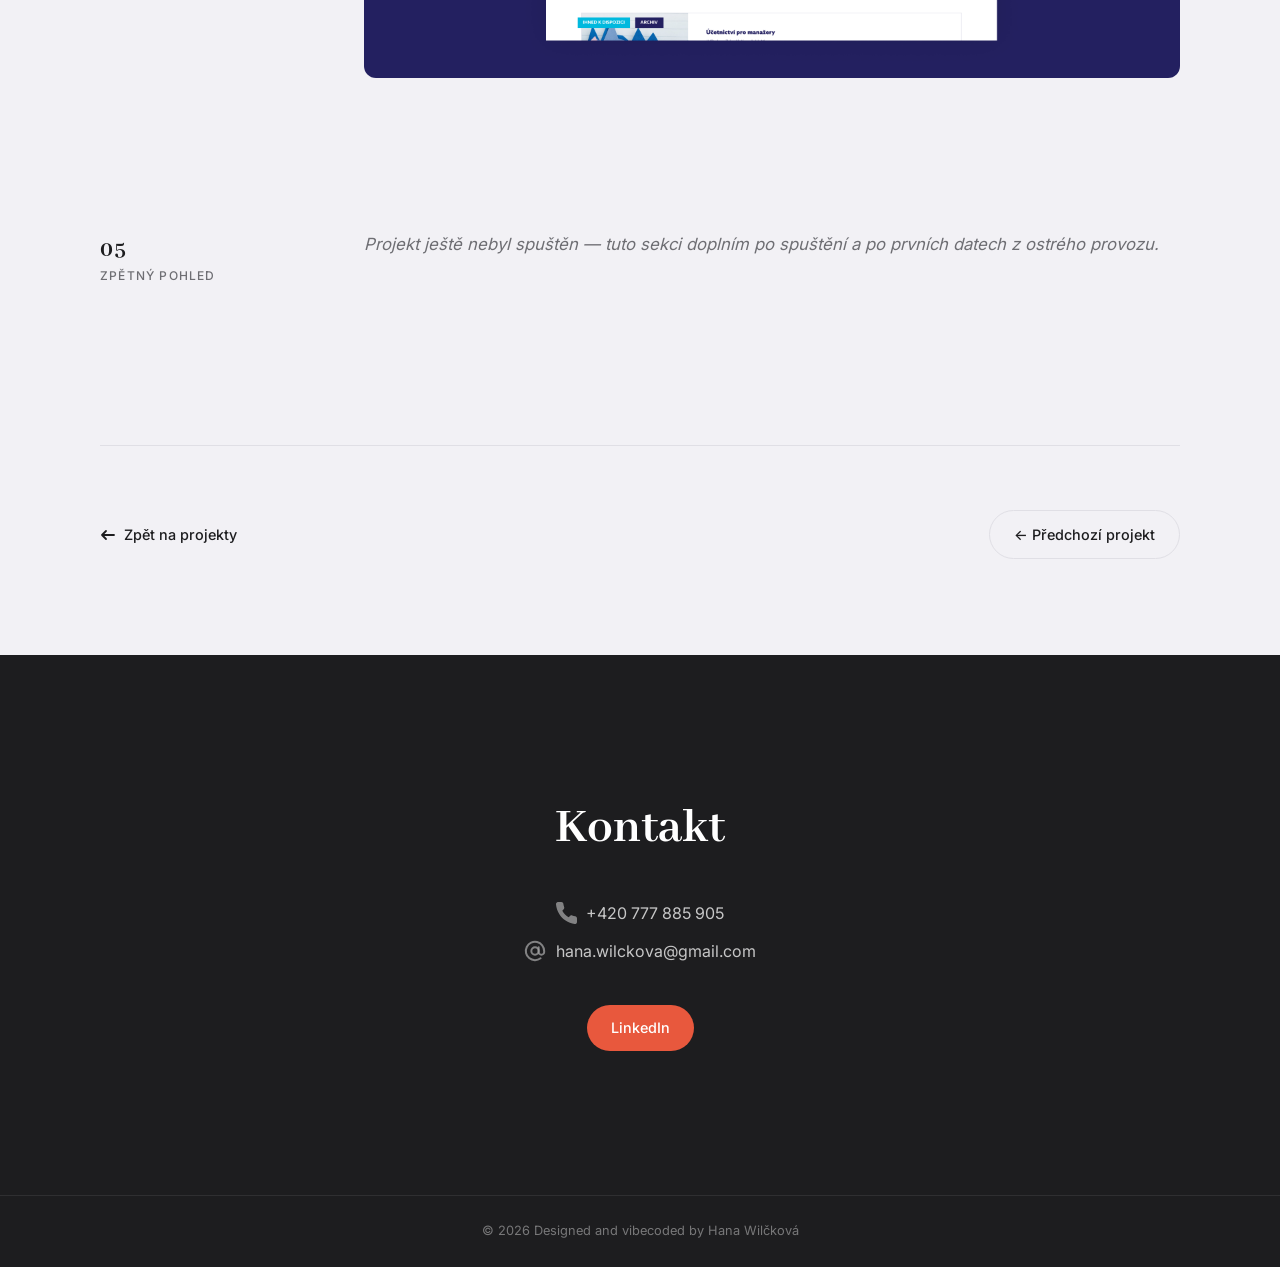
<file: videolektor.html>
<!DOCTYPE html>
<html lang="cs">
<head>
  <meta charset="UTF-8" />
  <meta name="viewport" content="width=device-width, initial-scale=1.0" />
  <meta name="description" content="Case study: Redesign uživatelského profilu Videolektor.cz — Hana Wilčková, UX designer" />
  <title>Videolektor — Case study · Hana Wilčková</title>
  <style>
/* =============================================
   FONTS
   ============================================= */
@font-face {
  font-family: 'Abhaya Libre';
  src: url('assets/fonts/AbhayaLibre-Regular.ttf') format('truetype');
  font-weight: 400;
  font-style: normal;
  font-display: swap;
}
@font-face {
  font-family: 'Abhaya Libre';
  src: url('assets/fonts/AbhayaLibre-Medium.ttf') format('truetype');
  font-weight: 500;
  font-style: normal;
  font-display: swap;
}
@font-face {
  font-family: 'Abhaya Libre';
  src: url('assets/fonts/AbhayaLibre-SemiBold.ttf') format('truetype');
  font-weight: 600;
  font-style: normal;
  font-display: swap;
}
@font-face {
  font-family: 'Abhaya Libre';
  src: url('assets/fonts/AbhayaLibre-Bold.ttf') format('truetype');
  font-weight: 700 800;
  font-style: normal;
  font-display: swap;
}
@font-face {
  font-family: 'Inter';
  src: url('assets/fonts/Inter-VariableFont_opsz,wght.ttf') format('truetype');
  font-weight: 100 900;
  font-style: normal;
  font-display: swap;
}

/* =============================================
   DESIGN TOKENS
   ============================================= */
:root {
  --color-bg: #F2F1F5;
  --color-primary: #F2F1F5;
  --color-accent: #E8583D;
  --color-text: #1D1D1F;
  --color-white: #FFFFFF;
  --color-footer: #1D1D1F;
  --color-muted: #6E6E73;
  --color-border: #E0DFE5;
  --color-card-bg: #FFFFFF;

  --font-serif: 'Abhaya Libre', Georgia, serif;
  --font-sans: 'Inter', -apple-system, BlinkMacSystemFont, 'Segoe UI', sans-serif;

  --space-xs: 0.5rem;
  --space-sm: 1rem;
  --space-md: 1.5rem;
  --space-lg: 2.5rem;
  --space-xl: 4rem;
  --space-2xl: 6rem;
  --space-3xl: 9rem;

  --radius-sm: 6px;
  --radius-md: 12px;
  --radius-lg: 20px;
  --radius-full: 9999px;

  --transition: 0.2s ease;

  --max-width: 1160px;
  --nav-height: 72px;
}

/* =============================================
   RESET & BASE
   ============================================= */
*, *::before, *::after {
  box-sizing: border-box;
  margin: 0;
  padding: 0;
}

html {
  scroll-behavior: smooth;
  scroll-padding-top: var(--nav-height);
}

body {
  font-family: var(--font-sans);
  font-weight: 400;
  font-size: 1rem;
  line-height: 1.65;
  color: var(--color-text);
  background-color: var(--color-bg);
  -webkit-font-smoothing: antialiased;
  -moz-osx-font-smoothing: grayscale;
}

img {
  display: block;
  max-width: 100%;
  height: auto;
}

a {
  color: inherit;
  text-decoration: none;
}

ul, ol {
  list-style: none;
}

/* =============================================
   TYPOGRAPHY
   ============================================= */
h1, h2, h3, h4 {
  font-family: var(--font-serif);
  font-weight: 700;
  line-height: 1.15;
  color: var(--color-text);
}

h1 { font-size: clamp(2.66rem, 5.7vw, 5.225rem); line-height: 0.85; }
h2 { font-size: clamp(2rem, 4vw, 3.5rem); }
h3 { font-size: clamp(1.4rem, 2.5vw, 2rem); }
h4 { font-size: 1.2rem; font-weight: 600; }

p {
  color: var(--color-text);
  line-height: 1.7;
}

.text-muted {
  color: var(--color-muted);
  font-size: 0.9rem;
}

/* =============================================
   LAYOUT
   ============================================= */
.container {
  width: 100%;
  max-width: var(--max-width);
  margin: 0 auto;
  padding: 0 var(--space-lg);
}

section {
  padding: var(--space-2xl) 0;
}

/* =============================================
   BUTTONS
   ============================================= */
.btn {
  display: inline-flex;
  align-items: center;
  gap: 0.4rem;
  padding: 0.7rem 1.5rem;
  border-radius: var(--radius-full);
  font-family: var(--font-sans);
  font-size: 0.9rem;
  font-weight: 500;
  cursor: pointer;
  border: none;
  transition: background-color var(--transition), color var(--transition), transform var(--transition), box-shadow var(--transition);
  white-space: nowrap;
}

.btn-accent {
  background-color: var(--color-accent);
  color: var(--color-white);
}

.btn-accent:hover {
  background-color: #d44b31;
  transform: translateY(-1px);
  box-shadow: 0 4px 16px rgba(232, 88, 61, 0.3);
}

.btn-outline {
  background-color: transparent;
  color: var(--color-text);
  border: 1.5px solid var(--color-border);
}

.btn-outline:hover {
  border-color: var(--color-text);
}

.btn-ghost {
  background-color: transparent;
  color: var(--color-text);
  padding: 0.7rem 0;
}

.btn-ghost:hover {
  color: var(--color-accent);
}

.btn-large {
  padding: 1rem 2.5rem;
  font-size: 1.1rem;
}

.btn-nav {
  background-color: transparent;
  color: var(--color-text);
  border: 1.5px solid var(--color-text);
}

.btn-nav:hover {
  background-color: var(--color-accent);
  border-color: var(--color-accent);
  color: var(--color-white);
  transform: translateY(-1px);
  box-shadow: 0 4px 16px rgba(232, 88, 61, 0.3);
}

/* =============================================
   NAVIGATION
   ============================================= */
.nav {
  position: fixed;
  top: 0;
  left: 0;
  right: 0;
  z-index: 100;
  background-color: var(--color-bg);
  border-bottom: 1px solid var(--color-border);
  height: var(--nav-height);
  display: flex;
  align-items: center;
}

body {
  padding-top: var(--nav-height);
}

.nav__inner {
  display: flex;
  align-items: center;
  justify-content: space-between;
  width: 100%;
  max-width: var(--max-width);
  margin: 0 auto;
  padding: 0 var(--space-lg);
}

.nav__logo {
  font-family: var(--font-sans);
  font-weight: 500;
  font-size: 1rem;
  color: var(--color-text);
  letter-spacing: -0.01em;
  transition: color var(--transition);
  white-space: nowrap;
}

.nav__logo:hover {
  color: var(--color-accent);
}

.nav__links {
  display: flex;
  align-items: center;
  gap: var(--space-md);
  margin-left: auto;
  margin-right: var(--space-md);
}

.nav__link {
  font-family: var(--font-sans);
  font-size: 0.9rem;
  font-weight: 400;
  color: var(--color-text);
  transition: color var(--transition);
}

.nav__link:hover {
  color: var(--color-accent);
}

.nav__actions {
  display: flex;
  align-items: center;
  gap: var(--space-sm);
}

/* Burger button */
.nav__burger {
  display: none;
  flex-direction: column;
  justify-content: center;
  align-items: center;
  gap: 5px;
  width: 36px;
  height: 36px;
  background: none;
  border: none;
  cursor: pointer;
  padding: 0;
  flex-shrink: 0;
}

.nav__burger-line {
  display: block;
  width: 22px;
  height: 2px;
  background-color: var(--color-text);
  border-radius: 2px;
  transition: transform 0.2s ease, opacity 0.2s ease;
}

.nav__burger[aria-expanded="true"] .nav__burger-line:nth-child(1) {
  transform: translateY(7px) rotate(45deg);
}
.nav__burger[aria-expanded="true"] .nav__burger-line:nth-child(2) {
  opacity: 0;
}
.nav__burger[aria-expanded="true"] .nav__burger-line:nth-child(3) {
  transform: translateY(-7px) rotate(-45deg);
}

/* Mobile drawer */
.nav__drawer {
  display: none;
  position: fixed;
  top: var(--nav-height);
  left: 0;
  right: 0;
  height: calc(100dvh - var(--nav-height));
  background-color: var(--color-bg);
  padding: var(--space-md) var(--space-lg);
  flex-direction: column;
  gap: 0;
  z-index: 99;
  overflow-y: auto;
}

.nav__drawer.is-open {
  display: flex;
}

.nav__drawer-link {
  font-family: var(--font-sans);
  font-size: 1rem;
  font-weight: 400;
  color: var(--color-text);
  padding: 0.85rem 0;
  border-bottom: 1px solid var(--color-border);
  transition: color var(--transition);
}

.nav__drawer-link:last-child {
  border-bottom: none;
}

.nav__drawer-link:hover {
  color: var(--color-accent);
}

/* =============================================
   FOOTER
   ============================================= */
.footer {
  background-color: var(--color-footer);
  color: var(--color-white);
}

.footer__main {
  min-height: 60vh;
  display: flex;
  align-items: center;
  padding: var(--space-2xl) 0;
}

.footer__bar {
  min-height: 72px;
  display: flex;
  align-items: center;
  justify-content: center;
  border-top: 1px solid rgba(255,255,255,0.08);
}

.footer__bar .container {
  width: 100%;
  text-align: center;
}

.footer__inner {
  display: flex;
  flex-direction: column;
  align-items: center;
  text-align: center;
  gap: var(--space-xl);
  width: 100%;
}

.footer__cta-label {
  font-size: 0.8rem;
  font-weight: 500;
  text-transform: uppercase;
  letter-spacing: 0.1em;
  color: rgba(255,255,255,0.4);
  margin-bottom: var(--space-sm);
}

.footer__headline {
  font-family: var(--font-serif);
  font-size: clamp(2rem, 4vw, 3.5rem);
  color: var(--color-white);
  line-height: 1.2;
  margin-bottom: var(--space-lg);
}

.footer__contacts {
  display: flex;
  flex-direction: column;
  align-items: center;
  gap: 0.75rem;
  margin-bottom: var(--space-lg);
}

.footer__contact-item {
  display: inline-flex;
  align-items: center;
  gap: 0.6rem;
  color: rgba(255,255,255,0.75);
  font-size: 1rem;
  text-decoration: none;
  transition: color var(--transition);
}

.footer__contact-item:hover {
  color: var(--color-white);
}

.footer__contact-item svg {
  flex-shrink: 0;
  opacity: 0.6;
}


.footer__copy {
  font-size: 0.8rem;
  color: rgba(255,255,255,0.4);
  text-align: center;
}

.footer__social {
  display: flex;
  gap: var(--space-md);
}

.footer__social-link {
  font-size: 0.8rem;
  color: rgba(255,255,255,0.4);
  transition: color var(--transition);
}

.footer__social-link:hover {
  color: var(--color-white);
}

/* =============================================
   CASE STUDY PAGES
   ============================================= */

/* Case Study Hero */
.case-hero {
  padding: var(--space-xl) 0 var(--space-md);
}

.case-hero__breadcrumb {
  font-size: 0.85rem;
  color: var(--color-muted);
  margin-bottom: var(--space-lg);
  display: flex;
  align-items: center;
  gap: 0.4rem;
}

.case-hero__breadcrumb a {
  color: var(--color-muted);
  transition: color var(--transition);
}

.case-hero__breadcrumb a:hover {
  color: var(--color-text);
}

.case-hero__label {
  font-size: 0.8rem;
  font-weight: 500;
  text-transform: uppercase;
  letter-spacing: 0.1em;
  color: var(--color-accent);
  margin-bottom: var(--space-sm);
}

.case-hero__title {
  margin-bottom: var(--space-lg);
  max-width: 800px;
}

.case-hero__meta {
  display: flex;
  flex-wrap: wrap;
  gap: var(--space-lg);
}

.case-hero__meta-item {
  display: flex;
  flex-direction: column;
  gap: 0.2rem;
}

.case-hero__meta-label {
  font-size: 0.75rem;
  font-weight: 500;
  text-transform: uppercase;
  letter-spacing: 0.08em;
  color: var(--color-muted);
}

.case-hero__meta-value {
  font-size: 0.95rem;
  font-weight: 500;
  color: var(--color-text);
}

/* Case Study Cover Image */
.case-cover {
  padding: var(--space-xl) 0;
}

.case-cover__image {
  width: 100%;
  border-radius: var(--radius-lg);
  overflow: hidden;
  aspect-ratio: 16 / 7;
  background-color: var(--color-border);
  position: relative;
}

.case-cover__image img {
  width: 100%;
  height: 100%;
  object-fit: cover;
}

.case-cover__placeholder {
  width: 100%;
  height: 100%;
  display: flex;
  align-items: center;
  justify-content: center;
  font-family: var(--font-sans);
  font-size: 0.9rem;
  color: var(--color-white);
}

/* Case Study Content */
.case-content {
  padding: 0 0 var(--space-2xl);
}

.case-section {
  padding: var(--space-xl) 0;
}

.case-section__inner {
  display: grid;
  grid-template-columns: 200px 1fr;
  gap: var(--space-xl);
  align-items: start;
}

.case-section__num {
  font-family: var(--font-sans);
  font-size: 0.75rem;
  font-weight: 500;
  text-transform: uppercase;
  letter-spacing: 0.1em;
  color: var(--color-muted);
  padding-top: 0.5rem;
}

.case-section__num strong {
  font-size: 1.5rem;
  font-weight: 700;
  font-family: var(--font-serif);
  color: var(--color-text);
  display: block;
  line-height: 1;
  margin-bottom: 0.25rem;
}

.case-section__title {
  font-family: var(--font-serif);
  font-size: clamp(1.5rem, 2.5vw, 2rem);
  margin-bottom: var(--space-md);
}

.case-section__body {
  font-size: 1.05rem;
  line-height: 1.8;
  color: var(--color-text);
}

.case-section__body p {
  margin-bottom: var(--space-sm);
}

.case-section__body p:last-child {
  margin-bottom: 0;
}

/* Numbered process steps */
.process-steps {
  display: flex;
  flex-direction: column;
  gap: var(--space-md);
  margin-top: var(--space-md);
}

.process-step {
  display: flex;
  gap: var(--space-md);
  align-items: flex-start;
}

.process-step__num {
  flex-shrink: 0;
  width: 36px;
  height: 36px;
  border-radius: var(--radius-full);
  background-color: var(--color-accent);
  color: var(--color-white);
  display: flex;
  align-items: center;
  justify-content: center;
  font-size: 0.8rem;
  font-weight: 600;
  font-family: var(--font-sans);
  margin-top: 0.1rem;
}

.process-step__content {
  flex: 1;
  display: flex;
  flex-direction: column;
  gap: 0.15rem;
}

.process-step__title {
  font-weight: 500;
  color: var(--color-text);
  margin-bottom: 0.1rem;
}

.process-step__desc {
  font-size: 0.875rem;
  color: var(--color-muted);
  margin-top: 0;
  line-height: 1.5;
}

.case-section__body .process-step__title {
  margin-bottom: 0.25rem;
}

.case-section__body .process-step__desc {
  margin-bottom: 0;
}

/* Callout / highlight block */
.callout {
  background-color: var(--color-white);
  border-left: 3px solid var(--color-accent);
  border-radius: 0 var(--radius-md) var(--radius-md) 0;
  padding: var(--space-md);
  margin: var(--space-md) 0;
}

.callout p {
  font-size: 0.975rem;
  color: var(--color-text);
}

/* Image placeholder in case study */
.case-image {
  width: 100%;
  border-radius: var(--radius-md);
  overflow: hidden;
  margin: var(--space-md) 0;
}

.case-image__placeholder {
  width: 100%;
  aspect-ratio: 16 / 8;
  display: flex;
  flex-direction: column;
  align-items: center;
  justify-content: center;
  gap: 0.5rem;
  font-family: var(--font-sans);
  font-size: 0.85rem;
  color: rgba(255,255,255,0.85);
}

.case-image__caption {
  font-size: 0.8rem;
  color: var(--color-muted);
  text-align: center;
  margin-top: 0.5rem;
  font-style: italic;
}

/* Back button */
.case-back {
  padding: var(--space-xl) 0 var(--space-2xl);
  border-top: 1px solid var(--color-border);
  display: flex;
  align-items: center;
  justify-content: space-between;
}

.btn-back {
  display: inline-flex;
  align-items: center;
  gap: 0.5rem;
  font-size: 0.9rem;
  font-weight: 500;
  color: var(--color-text);
  transition: color var(--transition), gap var(--transition);
}

.btn-back:hover {
  color: var(--color-accent);
  gap: 0.75rem;
}

/* =============================================
   DIVIDERS & UTILS
   ============================================= */
.divider {
  width: 100%;
  height: 1px;
  background-color: var(--color-border);
}

.visually-hidden {
  position: absolute;
  width: 1px;
  height: 1px;
  padding: 0;
  margin: -1px;
  overflow: hidden;
  clip: rect(0, 0, 0, 0);
  white-space: nowrap;
  border: 0;
}

/* =============================================
   RESPONSIVE
   ============================================= */
@media (max-width: 900px) {
  .projects__grid {
    grid-template-columns: 1fr;
    gap: var(--space-md);
  }

  .about__inner {
    grid-template-columns: 1fr;
    gap: var(--space-lg);
  }

  .case-section__inner {
    grid-template-columns: 1fr;
    gap: var(--space-sm);
  }

  .case-section__num {
    display: flex;
    align-items: center;
    gap: var(--space-sm);
    padding-top: 0;
  }

  .case-section__num strong {
    display: inline;
    margin-bottom: 0;
  }
}

@media (max-width: 768px) {
  :root {
    --space-xl: 3rem;
    --space-2xl: 4rem;
    --space-3xl: 5rem;
  }

  .container {
    padding: 0 var(--space-sm);
  }

  .nav__inner {
    padding: 0 var(--space-sm);
  }

  .hero {
    padding: var(--space-xl) 0 var(--space-lg);
  }

  .hero__title {
    font-size: clamp(2.6rem, 9vw, 4rem);
  }

  .hero__actions {
    flex-direction: column;
    align-items: flex-start;
    gap: var(--space-sm);
  }

  .section-header {
    flex-direction: column;
    gap: var(--space-xs);
  }

  .case-hero__meta {
    gap: var(--space-md);
  }

  .footer__bottom {
    flex-direction: column;
    align-items: center;
    text-align: center;
  }
}

@media (max-width: 480px) {
  h1 { font-size: 2.4rem; }
  h2 { font-size: 1.8rem; }

  .hero__subtitle {
    font-size: 1rem;
  }
}

@media (max-width: 425px) {
  .nav__links {
    display: none;
  }

  .nav__burger {
    display: flex;
  }

  .nav__inner {
    padding: 0 var(--space-sm);
  }

  .nav__drawer {
    padding: 0 var(--space-sm);
  }
}

</style>
</head>
<body>

  <!-- ===================== NAVIGATION ===================== -->
    <header>
    <nav class="nav" aria-label="Hlavní navigace">
      <div class="nav__inner">
        <a href="index.html" class="nav__logo">Hana Wilčková</a>
        <div class="nav__links">
          <a href="index.html#projekty" class="nav__link">Moje práce</a>
          <a href="index.html#sluzby" class="nav__link">S čím pomůžu</a>
        </div>
        <div class="nav__actions">
          <a href="index.html#kontakt" class="btn btn-accent">Kontakt</a>
          <button class="nav__burger" aria-label="Otevřít menu" aria-expanded="false">
            <span class="nav__burger-line"></span>
            <span class="nav__burger-line"></span>
            <span class="nav__burger-line"></span>
          </button>
        </div>
      </div>
      <div class="nav__drawer" id="navDrawer">
        <a href="index.html#projekty" class="nav__drawer-link">Moje práce</a>
        <a href="index.html#sluzby" class="nav__drawer-link">S čím pomůžu</a>
      </div>
    </nav>
  </header>

  <main>

    <!-- ===================== CASE HERO ===================== -->
    <section class="case-hero">
      <div class="container">
        <nav class="case-hero__breadcrumb" aria-label="Breadcrumb">
          <a href="index.html">Domů</a>
          <span aria-hidden="true">›</span>
          <span>Videolektor</span>
        </nav>

        <h1 class="case-hero__title">Redesign uživatelského<br>profilu Videolektor.cz</h1>

        <div class="case-hero__meta">
          <div class="case-hero__meta-item">
            <span class="case-hero__meta-label">Klient</span>
            <span class="case-hero__meta-value">Videolektor.cz</span>
          </div>
          <div class="case-hero__meta-item">
            <span class="case-hero__meta-label">Role</span>
            <span class="case-hero__meta-value">UX Designer</span>
          </div>
          <div class="case-hero__meta-item">
            <span class="case-hero__meta-label">Nástroj</span>
            <span class="case-hero__meta-value">Figma, Claude Code</span>
          </div>
        </div>
      </div>
    </section>

    <!-- ===================== COVER IMAGE ===================== -->
    <div class="case-cover">
      <div class="container">
        <div class="case-cover__image">
          <img
            src="assets/images/videolektor-cover.png"
            alt="Videolektor redesign — přehled"
            onerror="this.style.display='none'; this.nextElementSibling.style.display='flex';"
          />
          <div class="case-cover__placeholder" style="display:none; background: linear-gradient(135deg, #0f172a 0%, #1e293b 50%, #334155 100%);">
            <div style="color: rgba(255,255,255,0.6); font-size: 0.85rem; text-align: center;">
              Videolektor · Cover image · /assets/images/videolektor-cover.png
            </div>
          </div>
        </div>
      </div>
    </div>

    <!-- ===================== CASE CONTENT ===================== -->
    <div class="case-content">
      <div class="container">

        <!-- 01 Kontext a problém -->
        <div class="case-section">
          <div class="case-section__inner">
            <div class="case-section__num">
              <strong>01</strong>
              Kontext &amp; problém
            </div>
            <div>
              <h2 class="case-section__title">Profil jako pouhý formulář</h2>
              <div class="case-section__body">
                <p>
                  Videolektor.cz je online vzdělávací platforma pro účetní fungující od roku 2013
                  s více než 2 000 předplatiteli. Redesign uživatelského profilu je jedním
                  z větších projektů, které jsem pro ně realizovala.
                </p>
                <p>
                  Původní profil byl v podstatě jen formulář. Chyběl přehled aktivity uživatelů,
                  sekce byly oddělené a nepropojené. Uživateli se nikam neukládal jeho oblíbený
                  obsah: rozkoukaná školení, absolvované kurzy ani položené dotazy. Neexistoval
                  žádný dashboard, kde by uživatel hned na jednom místě našel svou aktivitu.
                </p>

                <div class="case-image">
                  <img src="assets/images/videolektor-profil-formular.png" alt="Původní uživatelský profil Videolektor — formulář" />
                </div>
              </div>
            </div>
          </div>
        </div>

        <!-- 02 Můj proces -->
        <div class="case-section">
          <div class="case-section__inner">
            <div class="case-section__num">
              <strong>02</strong>
              Můj proces
            </div>
            <div>
              <h2 class="case-section__title">Od průzkumu po návrh stavů</h2>
              <div class="case-section__body">
                <div class="process-steps">
                  <div class="process-step">
                    <div class="process-step__num">1</div>
                    <div class="process-step__content">
                      <p class="process-step__title">Zmapování stávajícího stavu</p>
                      <p class="process-step__desc">Vlastní průchod platformou, poznámky k problematickým místům a chybějícím prvkům.</p>
                    </div>
                  </div>
                  <div class="process-step">
                    <div class="process-step__num">2</div>
                    <div class="process-step__content">
                      <p class="process-step__title">Definice rolí a jejich kombinací</p>
                      <p class="process-step__desc">Tři hlavní role zákazníků (běžný uživatel, lektor školení, odborný poradce) a jejich možné kombinace.</p>
                    </div>
                  </div>
                  <div class="process-step">
                    <div class="process-step__num">3</div>
                    <div class="process-step__content">
                      <p class="process-step__title">Návrh stavů profilu</p>
                      <p class="process-step__desc">Tři různé pohledy: co vidí uživatel sám, co vidí ostatní, co vidí návštěvník bez předplatného.</p>
                    </div>
                  </div>
                </div>

              </div>
            </div>
          </div>
        </div>

        <!-- 03 Výzva -->
        <div class="case-section">
          <div class="case-section__inner">
            <div class="case-section__num">
              <strong>03</strong>
              Výzva
            </div>
            <div>
              <h2 class="case-section__title">Tři role uživatele, devět kombinací</h2>
              <div class="case-section__body">
                <p>
                  Největší výzva bylo zvládnout kombinace rolí. Platforma má tři hlavní role:
                  uživatel, lektor a poradce a každá se může překrývat. Jeden člověk může být
                  zároveň uživatel i lektor, nebo lektor i poradce.
                </p>
                <p>
                  Zároveň jsem řešila tři různé pohledy na profil: co vidí uživatel sám, co vidí
                  ostatní přihlášení uživatelé a co vidí návštěvník bez předplatného. Každý pohled
                  vyžadoval jiné zobrazení dat a jiný přístup.
                </p>

              </div>
            </div>
          </div>
        </div>

        <!-- 04 Výsledek -->
        <div class="case-section">
          <div class="case-section__inner">
            <div class="case-section__num">
              <strong>04</strong>
              Výsledek
            </div>
            <div>
              <h2 class="case-section__title">Profil jako dashboard aktivity</h2>
              <div class="case-section__body">
                <p>
                  Nový profil zobrazuje aktivitu na platformě: rozkoukaná školení, oblíbené
                  položky, položené dotazy, absolvované testy, osvědčení. Přidala jsem možnost
                  rychlého přepnutí do editace a celkově hravější vizuál.
                </p>
                <p>
                  Prototyp je ve finální podobě a čeká na spuštění.
                </p>

                <div class="case-image">
                  <img src="assets/images/videolektor-profil-dashboard.png" alt="Nový uživatelský profil Videolektor — dashboard aktivity" />
                </div>
              </div>
            </div>
          </div>
        </div>

        <!-- 05 Zpětný pohled -->
        <div class="case-section">
          <div class="case-section__inner">
            <div class="case-section__num">
              <strong>05</strong>
              Zpětný pohled
            </div>
            <div>
              <div class="case-section__body">
                <p style="color: var(--color-muted); font-style: italic;">
                  Projekt ještě nebyl spuštěn — tuto sekci doplním po spuštění a po prvních
                  datech z ostrého provozu.
                </p>
              </div>
            </div>
          </div>
        </div>

      </div>
    </div>

    <!-- ===================== BACK BUTTON ===================== -->
    <div class="container">
      <div class="case-back">
        <a href="index.html#projekty" class="btn-back">
          <svg width="16" height="16" viewBox="0 0 16 16" fill="none" stroke="currentColor" stroke-width="1.8" stroke-linecap="round" stroke-linejoin="round" aria-hidden="true">
            <path d="M14 8H2M6 4L2 8l4 4"/>
          </svg>
          Zpět na projekty
        </a>
        <a href="carglass.html" class="btn btn-outline">
          ← Předchozí projekt
        </a>
      </div>
    </div>

  </main>

  <!-- ===================== FOOTER ===================== -->
    <footer class="footer" id="kontakt">
    <div class="footer__main">
      <div class="container">
        <div class="footer__inner">
          <div>
            <h2 class="footer__headline">Kontakt</h2>
            <div class="footer__contacts">
              <a href="tel:+420777885905" class="footer__contact-item">
                <svg width="21" height="22" viewBox="0 0 21 22" fill="none" xmlns="http://www.w3.org/2000/svg" aria-hidden="true"><path d="M20.9993 16.4712V19.7831C21.0005 20.0906 20.9403 20.3949 20.8225 20.6766C20.7047 20.9583 20.5319 21.2112 20.3152 21.419C20.0985 21.6269 19.8427 21.7851 19.5642 21.8836C19.2856 21.9821 18.9904 22.0187 18.6975 21.991C15.4484 21.6219 12.3275 20.4611 9.58535 18.6019C7.03418 16.9069 4.87123 14.6455 3.2501 11.9781C1.46565 9.09809 0.355154 5.81909 0.00857022 2.40674C-0.0178155 2.10146 0.0168851 1.79378 0.110463 1.50329C0.20404 1.2128 0.354444 0.94586 0.552098 0.719472C0.749753 0.493085 0.990327 0.312208 1.2585 0.188357C1.52668 0.0645062 1.81659 0.000395695 2.10976 0.000107032H5.27738C5.78981 -0.00516598 6.28658 0.184556 6.67511 0.533909C7.06364 0.883262 7.31741 1.36841 7.38913 1.89892C7.52283 2.9588 7.77078 3.99946 8.12824 5.00106C8.2703 5.39619 8.30105 5.82562 8.21684 6.23847C8.13263 6.65131 7.93699 7.03026 7.6531 7.33042L6.31214 8.73245C7.81524 11.4963 10.004 13.7847 12.6474 15.3562L13.9883 13.9542C14.2754 13.6574 14.6379 13.4528 15.0327 13.3648C15.4276 13.2767 15.8383 13.3089 16.2162 13.4574C17.1742 13.8312 18.1695 14.0904 19.1832 14.2302C19.6962 14.3058 20.1646 14.576 20.4994 14.9892C20.8343 15.4024 21.0122 15.9298 20.9993 16.4712Z" fill="currentColor"/></svg>
                +420 777 885 905
              </a>
              <a href="mailto:hana.wilckova@gmail.com" class="footer__contact-item">
                <svg width="22" height="22" viewBox="0 0 22 22" fill="none" xmlns="http://www.w3.org/2000/svg" aria-hidden="true"><path d="M11.0007 14.6663C13.0257 14.6663 14.6673 13.0247 14.6673 10.9997C14.6673 8.97463 13.0257 7.33301 11.0007 7.33301C8.97561 7.33301 7.33398 8.97463 7.33398 10.9997C7.33398 13.0247 8.97561 14.6663 11.0007 14.6663Z" stroke="currentColor" stroke-width="2" stroke-linecap="round" stroke-linejoin="round"/><path d="M14.6673 7.33342V11.9167C14.6673 12.6461 14.9571 13.3456 15.4728 13.8613C15.9885 14.377 16.688 14.6667 17.4173 14.6667C18.1467 14.6667 18.8461 14.377 19.3619 13.8613C19.8776 13.3456 20.1673 12.6461 20.1673 11.9167V11.0001C20.1672 8.93119 19.4672 6.92319 18.1812 5.30257C16.8951 3.68195 15.0987 2.54404 13.0839 2.07385C11.0692 1.60367 8.9546 1.82887 7.08406 2.71284C5.21352 3.5968 3.69702 5.08754 2.78115 6.94266C1.86527 8.79778 1.60388 10.9082 2.03948 12.9307C2.47508 14.9532 3.58205 16.7689 5.1804 18.0825C6.77875 19.3961 8.77447 20.1304 10.8431 20.166C12.9116 20.2015 14.9314 19.5363 16.574 18.2784" stroke="currentColor" stroke-width="2" stroke-linecap="round" stroke-linejoin="round"/></svg>
                hana.wilckova@gmail.com
              </a>
            </div>
            <a href="https://www.linkedin.com/in/hana-wil%C4%8Dkov%C3%A1-b87b41229/" target="_blank" rel="noopener" class="btn btn-accent">
              LinkedIn
            </a>
          </div>
        </div>
      </div>
    </div>
    <div class="footer__bar">
      <div class="container">
        <p class="footer__copy">© 2026 Designed and vibecoded by Hana Wilčková</p>
      </div>
    </div>
  </footer>


<script>
  /* ── BURGER MENU ── */
  const navBurger = document.querySelector('.nav__burger');
  const navDrawer = document.getElementById('navDrawer');
  if (navBurger && navDrawer) {
    navBurger.addEventListener('click', () => {
      const isOpen = navDrawer.classList.toggle('is-open');
      navBurger.setAttribute('aria-expanded', String(isOpen));
    });
    navDrawer.querySelectorAll('a').forEach(link => {
      link.addEventListener('click', () => {
        navDrawer.classList.remove('is-open');
        navBurger.setAttribute('aria-expanded', 'false');
      });
    });
  }
</script>

</body>
</html>
</file>
